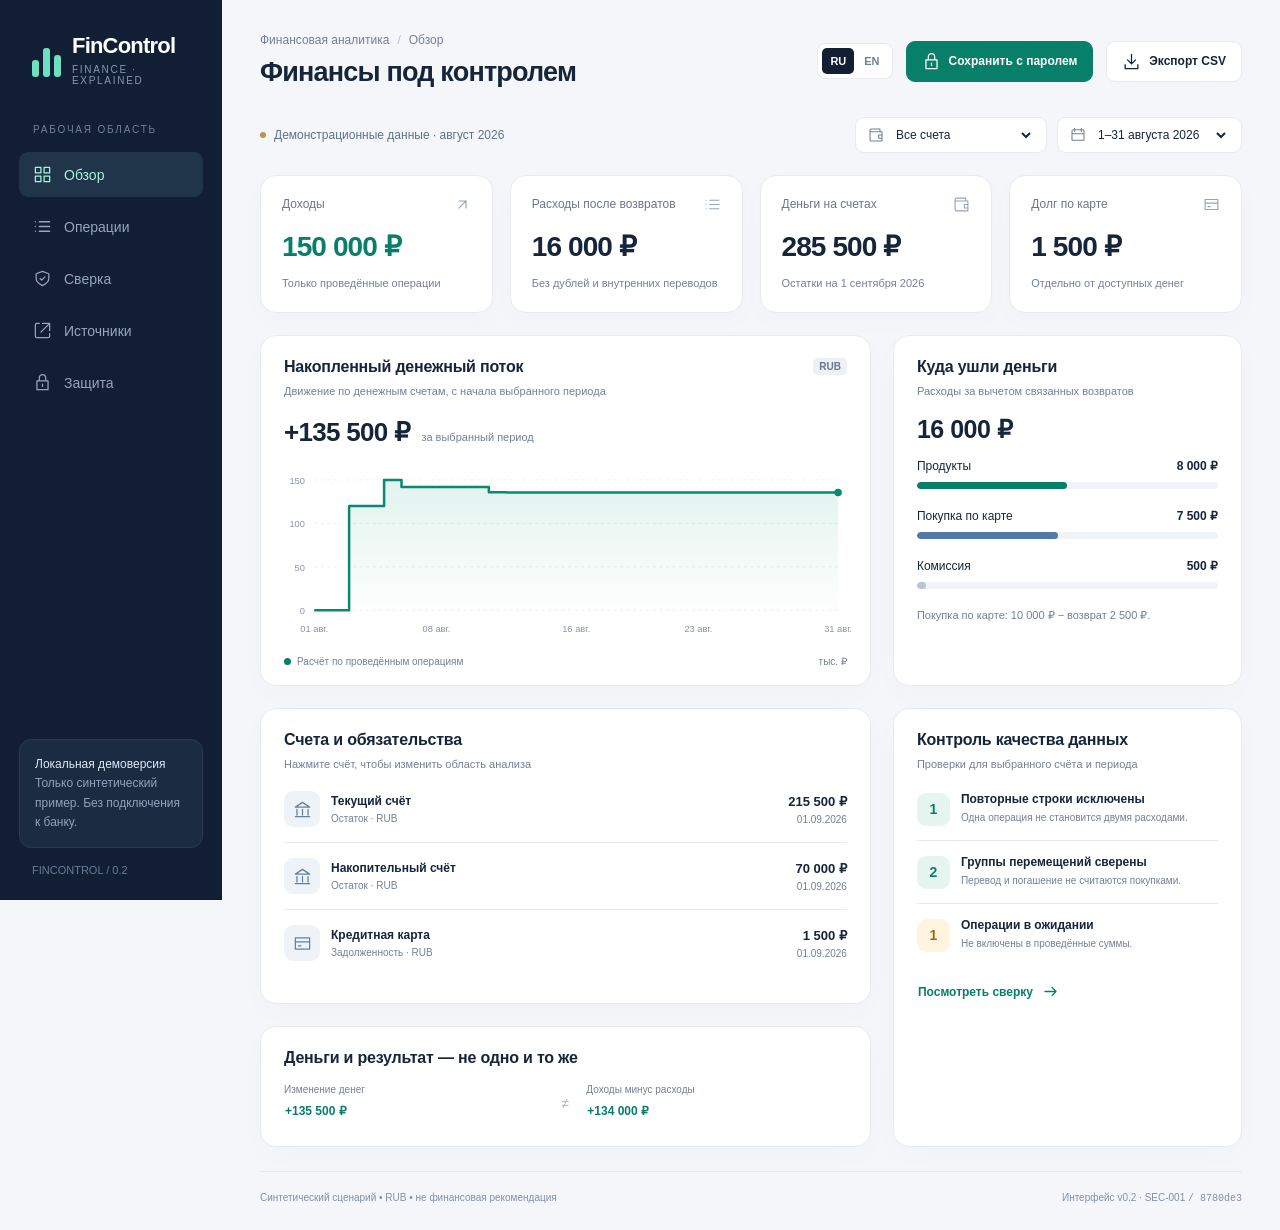
<file: index.html>
<!DOCTYPE html><html lang="ru"><head><meta charset="utf-8"><meta name="viewport" content="width=device-width, initial-scale=1"><meta name="description" content="FinControl — interactive financial dashboard portfolio prototype. Synthetic data only; no bank integration."><meta http-equiv="Content-Security-Policy" content="default-src 'none'; script-src 'sha256-xuQ/w+SDyDpHD1WhVLmWh+WN46rxdbFhUu/fQbMTiYk=' 'sha256-bl6ZkN5L4nh0BmaWlUPdGs1luZ9KqgsEvbnTd0N8SLg=' 'sha256-Neo8/bH+olXnDxKtpYzPwmJRcXAVxDoW1LfyPPZeJXk=' 'sha256-z7xa69jY+OhWblHpGJDYQnYc0qZNkXFqRj+cyiDMI68=' 'sha256-D0mMw8QxEkLre54S3xeyWMIw/eZfNAKNvx9blaoffRQ=' 'sha256-LQU+j8yLRL5DNXWMOQ7lBpcFWxeJduNyQOvfijfWsXQ='; style-src 'unsafe-inline'; connect-src 'none'; object-src 'none'; base-uri 'none'; form-action 'none'; frame-src 'none'; worker-src 'none'"><title>FinControl — Financial dashboard demo</title><style>:root{--bg:#f4f6f9;--panel:#fff;--ink:#17253b;--muted:#748096;--line:#e7ebf1;--navy:#111e33;--green:#087f69;--green-soft:#e6f5ef;--amber:#98691f;--amber-soft:#fff5df;--blue:#4d73bd;--shadow:0 8px 28px #15284505;--radius:16px;font-family:Inter,"Segoe UI",Arial,sans-serif;color:var(--ink);background:var(--bg);font-size:14px}
*{box-sizing:border-box}body{margin:0}button,input,select{font:inherit}button,select{cursor:pointer}button{transition:background .15s,border-color .15s,transform .15s}button:focus-visible,select:focus-visible,input:focus-visible,a:focus-visible{outline:3px solid #58a9f0;outline-offset:3px}button:disabled{cursor:default}svg{display:block}.icon{width:19px;height:19px;flex:none}button{color:inherit}a{color:var(--green)}
.layout{display:grid;grid-template-columns:222px minmax(0,1fr);min-height:100vh}.sidebar{background:var(--navy);color:#d1d9e7;padding:33px 19px 24px;position:sticky;top:0;height:100vh;display:flex;flex-direction:column;gap:38px}.brand{display:flex;gap:11px;align-items:center;padding:0 13px}.brandmark{width:33px;height:35px;display:flex;align-items:flex-end;gap:4px}.brandmark i{display:block;width:7px;border-radius:3px;background:#6edfc0}.brandmark i:nth-child(1){height:17px}.brandmark i:nth-child(2){height:29px}.brandmark i:nth-child(3){height:22px}.brandname{font-size:22px;font-weight:700;letter-spacing:-.8px;color:white}.brandcaption{font-size:10px;letter-spacing:1.7px;color:#8798b1;margin-top:5px}.navgroup{display:flex;flex-direction:column;gap:7px}.navcaption{font-size:10px;color:#71829c;letter-spacing:1.8px;padding:0 14px;margin-bottom:10px}.navbtn{border:0;display:flex;align-items:center;gap:12px;padding:13px 14px;text-align:left;background:transparent;border-radius:9px;color:#96a5bc;font-weight:500}.navbtn.active{background:#21354a;color:#a5f4db}.navbtn:hover{background:#1b2b42;color:white}.sidebar-bottom{margin-top:auto;background:#1b2b42;border:1px solid #2a3a50;border-radius:12px;padding:15px;line-height:1.6;font-size:12px;color:#91a3bc}.sidebar-bottom strong{color:#dce8f8;font-weight:500;display:block}.sideversion{font-size:11px;color:#697e9b;padding:0 13px;margin-top:-22px}
.main{min-width:0;padding:33px 38px 24px;max-width:1720px;width:100%;margin:auto}.topbar{display:flex;align-items:center;justify-content:space-between;gap:20px;margin-bottom:27px}.breadcrumb{color:var(--muted);font-size:12px;margin-bottom:9px}.breadcrumb span{margin:0 8px;color:#b8c0ce}h1{margin:0;font-size:27px;letter-spacing:-.8px;line-height:1.25;font-weight:650}h2{font-size:16px;letter-spacing:-.2px;margin:0;font-weight:650}h3{font-size:14px;margin:0}.top-actions{display:flex;align-items:center;gap:13px}.lang{border:1px solid var(--line);background:white;border-radius:8px;padding:4px;display:flex;gap:2px}.lang button{padding:7px 8px;font-size:11px;border:0;border-radius:5px;background:none;color:var(--muted);font-weight:650}.lang button.active{background:var(--navy);color:white}.btn{display:inline-flex;align-items:center;justify-content:center;gap:8px;padding:10px 15px;border:1px solid var(--line);background:white;border-radius:9px;font-size:12px;font-weight:600;text-decoration:none}.btn:hover{background:#edf3f7}.btn.primary{background:var(--green);border-color:var(--green);color:white}.btn.primary:hover{background:#056751}.btn.subtle{background:transparent;border-color:transparent;color:var(--green);padding:5px 0;font-size:12px}.toolbar{display:flex;justify-content:space-between;align-items:center;gap:16px;margin-bottom:22px}.demo-label{display:flex;align-items:center;gap:8px;color:#607286;font-size:12px}.dot{width:6px;height:6px;background:#bd9649;border-radius:50%;display:inline-block}.controls{display:flex;gap:10px}.control{display:flex;align-items:center;gap:8px;background:#fff;border:1px solid var(--line);border-radius:9px;padding:9px 12px}.control .icon{width:16px;height:16px;color:var(--muted)}select{border:0;background:transparent;color:var(--ink);font-size:12px;max-width:235px;padding-right:6px}.notice{background:var(--amber-soft);border:1px solid #f1e0b6;color:#8b621f;padding:13px 16px;border-radius:10px;margin:0 0 20px;font-size:12px;line-height:1.6}
.kpis{display:grid;grid-template-columns:repeat(4,minmax(0,1fr));gap:17px;margin-bottom:22px}.kpi{border:1px solid var(--line);border-radius:var(--radius);background:white;padding:20px 21px;text-align:left;box-shadow:var(--shadow);min-width:0}.kpi:hover{border-color:#9dcbbc;transform:translateY(-2px)}.kpi-head{display:flex;align-items:center;justify-content:space-between;gap:8px;font-size:12px;color:#6b778a;margin-bottom:17px}.kpi-head .icon{color:#94a4b8;width:17px;height:17px}.kpi-number{font-size:28px;letter-spacing:-.9px;font-weight:650;line-height:1.2;font-variant-numeric:tabular-nums;white-space:nowrap}.kpi:first-child .kpi-number{color:var(--green)}.kpi-sub{margin-top:12px;font-size:11px;color:var(--muted);line-height:1.5}.kpi-sub .tag{margin-right:6px}.tag{display:inline-flex;align-items:center;gap:5px;border-radius:5px;padding:3px 6px;font-size:10px;font-weight:600;white-space:nowrap;color:var(--green);background:var(--green-soft)}.tag.amber{background:var(--amber-soft);color:var(--amber)}.tag.gray{background:#edf0f5;color:#68778e}
.grid-main{display:grid;grid-template-columns:minmax(0,1.75fr) minmax(0,1fr);gap:22px;margin-bottom:22px}.grid-secondary{display:grid;grid-template-columns:minmax(0,1.75fr) minmax(0,1fr);gap:22px;margin-bottom:22px}.panel{background:white;border:1px solid var(--line);border-radius:var(--radius);box-shadow:var(--shadow);min-width:0;overflow:hidden}.panel-head{padding:22px 23px 0;display:flex;align-items:flex-start;justify-content:space-between;gap:12px}.panel-sub{font-size:11px;color:var(--muted);line-height:1.6;margin-top:7px}.panel-body{padding:22px 23px}.chart-big-number{display:flex;align-items:baseline;gap:11px;padding:17px 23px 0;font-size:26px;font-weight:650;letter-spacing:-.7px;font-variant-numeric:tabular-nums}.chart-big-number small{font-size:11px;font-weight:400;letter-spacing:0;color:var(--muted)}.chart{padding:10px 16px 8px}.chart svg{width:100%;height:190px;overflow:visible}.chart-caption{display:flex;align-items:center;justify-content:space-between;gap:10px;font-size:10px;color:var(--muted);padding:0 23px 18px}.legend{display:flex;align-items:center;gap:6px}.legend i{display:block;width:7px;height:7px;border-radius:50%;background:var(--green)}.micro{font-size:11px;color:var(--muted);line-height:1.7}.composition{padding:15px 23px 20px;display:flex;flex-direction:column;gap:20px}.composition-row{width:100%;background:none;border:0;text-align:left;padding:0}.composition-label{display:flex;justify-content:space-between;gap:10px;font-size:12px;margin-bottom:9px}.composition-label strong{font-weight:600;white-space:nowrap}.bartrack{height:7px;border-radius:5px;background:#f0f3f8;overflow:hidden}.bar{height:100%;border-radius:5px;background:var(--green)}.composition-row:nth-child(2) .bar{background:#527aa9}.composition-row:nth-child(3) .bar{background:#b6c5d7}.composition-footer{padding:0 23px 19px;font-size:11px;color:var(--muted)}.split-value{padding:15px 23px 0;font-size:25px;font-weight:650;letter-spacing:-.5px}.split-value small{font-size:11px;font-weight:400;color:var(--muted)}
.account-row{display:flex;align-items:center;gap:11px;width:100%;padding:15px 0;border:0;border-bottom:1px solid var(--line);background:none;text-align:left}.account-row:last-child{border:0}.account-icon{background:#edf3f8;color:#64829b;width:36px;height:36px;border-radius:9px;display:grid;place-items:center;flex-shrink:0}.account-main{flex:1}.account-main strong{display:block;font-size:12px;font-weight:550}.account-main small{display:block;color:var(--muted);margin-top:5px;font-size:10px}.account-value{text-align:right;font-size:13px;font-weight:600;white-space:nowrap}.account-value small{display:block;color:var(--muted);font-weight:400;font-size:10px;margin-top:5px}.checks{padding:4px 23px 10px}.check-row{display:flex;gap:11px;align-items:center;padding:14px 0;border-bottom:1px solid var(--line)}.check-row:last-child{border:0}.checknum{width:33px;height:33px;border-radius:9px;background:var(--green-soft);color:var(--green);display:grid;place-items:center;font-size:14px;font-weight:650;flex:none}.checknum.amber{background:var(--amber-soft);color:var(--amber)}.checktext{flex:1}.checktext strong{font-weight:550;font-size:12px;display:block}.checktext p{font-size:10px;color:var(--muted);line-height:1.6;margin:4px 0 0}.panel-link{padding:0 23px 18px}.bottomline{border-top:1px solid var(--line);padding-top:17px;color:#8390a1;font-size:10px;display:flex;justify-content:space-between;gap:15px;line-height:1.7}.footer-id{font-family:ui-monospace,monospace}.bridge{display:flex;gap:17px;align-items:center;padding:15px 23px 22px}.bridge>div{flex:1}.bridge strong{font-size:17px;font-weight:650;display:block;margin:5px 0 0}.bridge-arrow{color:#a9b6c8;flex:none!important}.bridge p{font-size:10px;color:var(--muted);line-height:1.6;margin:0}
.table-filters{display:flex;justify-content:space-between;gap:15px;align-items:center;padding:20px 23px;border-bottom:1px solid var(--line)}.search{display:flex;align-items:center;gap:10px;color:var(--muted);width:330px}.search input{border:0;width:100%;padding:5px;outline-offset:1px;font-size:12px;background:transparent}.tablewrap{overflow:auto;width:100%}table{border-collapse:collapse;width:100%;font-size:12px;text-align:left}th{font-size:10px;font-weight:500;color:var(--muted);background:#fafbfd;padding:12px 18px;white-space:nowrap}td{padding:15px 18px;border-top:1px solid #eff1f5;white-space:nowrap}th:first-child,td:first-child{padding-left:23px}th:last-child,td:last-child{padding-right:23px;text-align:right}.rowclick{cursor:pointer}.rowclick:hover{background:#f8fbfa}.tx-title{font-weight:550;margin-bottom:5px}.tx-id{font-size:9px;font-family:ui-monospace,monospace;color:var(--muted)}.amount.positive{color:var(--green)}.amount{font-weight:600;font-variant-numeric:tabular-nums}.table-foot{padding:14px 23px;border-top:1px solid var(--line);color:var(--muted);font-size:10px;line-height:1.7}.empty{padding:40px;text-align:center;color:var(--muted);line-height:1.8}
.recon-summary{display:grid;grid-template-columns:1fr 1fr;gap:22px;margin-bottom:22px}.calculation{padding:12px 23px 22px}.calc-row{display:flex;justify-content:space-between;gap:20px;padding:12px 0;border-bottom:1px solid var(--line);font-size:12px}.calc-row strong{white-space:nowrap;font-variant-numeric:tabular-nums}.calc-row.result{border:0;font-weight:600;font-size:15px;color:var(--green)}.explain{font-size:12px;color:#66768d;line-height:1.8}.rules{display:grid;grid-template-columns:repeat(2,minmax(0,1fr));gap:22px;margin:22px 0}.rule-card{padding:23px}.rule-card h3{margin-bottom:11px}.rule-card p{font-size:12px;color:#68798e;line-height:1.8;margin:0 0 15px}.rule-card .tag{margin-bottom:12px}.source-grid{display:grid;grid-template-columns:1.25fr 1fr;gap:22px;margin-bottom:22px}.source-list{padding:4px 23px 20px}.source-item{padding:15px 0;border-bottom:1px solid var(--line)}.source-item:last-child{border:0}.source-item strong{font-size:12px;font-weight:550;display:block;margin-bottom:8px}.source-item code{font-size:10px;line-height:1.7;word-break:break-all;color:#73839a;display:block}.source-item .btn{margin-top:12px}.provenance{font-size:11px;word-break:break-word;line-height:1.8;padding:17px;border-radius:10px;background:#f6f8fb;color:#61748d}.badge-count{background:#e9edf3;color:#698098;border-radius:5px;font-size:10px;padding:4px 7px}
.dialog{border:0;border-radius:17px;width:min(650px,calc(100vw - 30px));padding:0;box-shadow:0 30px 100px #0004;color:var(--ink);max-height:85vh}.dialog::backdrop{background:#1020357a;backdrop-filter:blur(3px)}.dialog-head{display:flex;gap:20px;align-items:flex-start;justify-content:space-between;padding:24px 25px;border-bottom:1px solid var(--line);position:sticky;top:0;background:white;z-index:1}.dialog h2{font-size:20px;line-height:1.4}.close{border:1px solid var(--line);background:white;width:30px;height:30px;border-radius:7px;display:grid;place-items:center;flex:none}.dialog-body{padding:24px 25px}.dialog-metric{font-size:34px;font-weight:650;color:var(--green);margin:0 0 18px;letter-spacing:-1px}.formula{border-radius:10px;background:#eef5f2;padding:15px 17px;font-size:12px;line-height:1.8;margin-bottom:21px}.detail-row{display:flex;justify-content:space-between;gap:20px;padding:13px 0;border-bottom:1px solid var(--line);font-size:12px}.detail-row small{display:block;font-family:ui-monospace,monospace;font-size:9px;color:var(--muted);margin-top:5px;word-break:break-all}.detail-row strong{white-space:nowrap;font-weight:550}.dialog-body h3{margin:22px 0 7px}.toast{position:fixed;bottom:20px;left:50%;transform:translateX(-50%);background:var(--navy);color:white;padding:13px 20px;border-radius:9px;z-index:20;font-size:12px;box-shadow:0 10px 30px #0003}.screen-reader{position:absolute;width:1px;height:1px;overflow:hidden;clip:rect(0,0,0,0)}
@media(min-width:1550px){.main{padding-left:48px;padding-right:48px}.chart svg{height:215px}.kpi{padding:23px 25px}.kpi-number{font-size:32px}}
@media(max-width:1180px){.layout{grid-template-columns:190px minmax(0,1fr)}.main{padding:27px 24px}.sidebar{padding-left:12px;padding-right:12px}.kpi{padding:17px 14px}.kpi-number{font-size:23px}.grid-main,.grid-secondary{grid-template-columns:1.45fr 1fr}.kpi-head{font-size:11px}.controls{gap:6px}}
@media(max-width:950px){.layout{grid-template-columns:78px minmax(0,1fr)}.sidebar{padding:28px 12px;align-items:center}.brand{padding:0}.brand-copy,.navcaption,.navbtn span,.sidebar-bottom,.sideversion{display:none}.navbtn{padding:13px}.grid-main,.grid-secondary{grid-template-columns:1fr 1fr}.kpis{gap:10px}.kpi-number{font-size:21px}.kpi-head .icon{display:none}.toolbar{align-items:flex-start}.demo-label{font-size:10px;line-height:1.5;padding-top:10px}.panel-head{padding-left:18px;padding-right:18px}.composition{padding-left:18px;padding-right:18px}.chart-caption{flex-direction:column;align-items:flex-start;gap:6px}}
@media(max-width:730px){.layout{display:block}.sidebar{position:relative;height:auto;display:block;padding:16px 18px;gap:0}.brand{display:flex}.brand-copy{display:block}.brandname{font-size:21px}.brandcaption{font-size:8px}.brandmark{height:29px;width:28px}.brandmark i{width:6px}.navgroup{display:flex;flex-direction:row;justify-content:space-between;gap:3px;margin-top:17px}.navbtn{gap:6px;padding:10px 7px;font-size:11px}.navbtn span{display:inline}.navbtn .icon{width:15px;height:15px}.main{padding:24px 17px}.topbar{align-items:flex-start;gap:13px;margin-bottom:22px}.breadcrumb{font-size:10px}h1{font-size:23px}.top-actions{gap:7px;flex-direction:column;align-items:flex-end}.top-actions .btn{padding:7px 10px;font-size:10px}.top-actions .btn .icon{width:13px;height:13px}.lang button{padding:5px 7px;font-size:10px}.toolbar{flex-direction:column;gap:13px;margin-bottom:17px}.demo-label{font-size:10px;padding:0}.controls{width:100%;gap:7px}.control{padding:9px;flex:1;min-width:0;gap:5px}.control select{min-width:0;max-width:100%;width:100%;font-size:10px}.control .icon{width:13px;height:13px}.kpis{grid-template-columns:1fr 1fr;gap:11px;margin-bottom:17px}.kpi{padding:16px 15px}.kpi-number{font-size:25px}.kpi-sub{font-size:10px;margin-top:9px}.kpi-head{margin-bottom:13px;font-size:10px}.grid-main,.grid-secondary,.recon-summary,.rules,.source-grid{grid-template-columns:1fr;gap:17px;margin-bottom:17px}.chart svg{height:195px}.chart-caption{flex-direction:row;flex-wrap:wrap}.table-filters{flex-direction:column;align-items:stretch;padding:15px 18px;gap:12px}.search{width:100%}.panel-head{padding-top:18px}.bottomline{flex-direction:column;gap:6px;font-size:9px}.notice{font-size:11px}.bridge strong{font-size:20px}.panel-body{padding:18px}.rule-card{padding:20px}.dialog-body{padding:20px}.dialog-head{padding:20px}.dialog h2{font-size:18px}.dialog-metric{font-size:29px}.table-foot{font-size:10px}.footer-id{word-break:break-all}}
@media(prefers-reduced-motion:reduce){*{transition:none!important}}
/* SEC-001 adds a local vault without changing the analytical page layout. */
.top-actions{flex-wrap:wrap;justify-content:flex-end}.topbar>div:first-child{flex-shrink:0}
.vault-hero{padding:28px;display:flex;gap:24px;margin-bottom:20px;align-items:flex-start}.vault-hero h2{font-size:25px;letter-spacing:-.65px;margin:14px 0 10px}.vault-hero p{line-height:1.8;color:var(--muted);max-width:690px}.vault-emblem{width:62px;height:62px;border-radius:18px;display:grid;place-items:center;background:var(--green-soft);color:var(--green);flex:none}.vault-emblem .icon{width:29px;height:29px}.vault-actions{display:flex;gap:10px;flex-wrap:wrap;margin:20px 0 14px}.vault-features{display:grid;grid-template-columns:repeat(3,minmax(0,1fr));gap:18px;margin:20px 0}.vault-feature{padding:23px}.vault-feature>.icon{width:22px;height:22px;color:var(--green);margin-bottom:18px}.vault-feature h3{font-size:14px;margin-bottom:11px}.vault-feature p{font-size:12px;line-height:1.8;color:var(--muted);margin:0}.vault-spec{border-top:1px solid var(--line);padding-top:18px;color:#607286;font-size:12px;line-height:1.8}.vault-spec strong{color:var(--ink);font-weight:600}.vault-boundary{padding:21px 5px 0;color:#6a7688;font-size:12px;line-height:1.8}.vault-boundary h3{color:var(--ink)}.vault-boundary p{margin:10px 0}.vault-receipt{padding:14px 18px;border:1px solid #b8dfcf;background:#eff9f4;border-radius:10px;font-size:12px;color:#22664f;line-height:1.7}
#vault-dialog{width:min(600px,calc(100vw - 30px));max-height:90vh}#vault-dialog .dialog-head{align-items:center}#vault-dialog h2{font-size:21px}.vault-inline-note{padding:12px 14px;background:#f2f5f9;border-radius:9px;font-size:12px;line-height:1.7;color:#65758b;margin-bottom:19px}.vault-label{display:block;font-size:12px;font-weight:600;margin:16px 0 9px}#vault-form input[type="password"],#vault-form input[type="text"]{width:100%;border:1px solid #c8d2df;border-radius:9px;padding:12px;font-size:15px;font-family:ui-monospace,monospace;background:white;color:var(--ink)}#vault-file{width:100%;font-size:12px;border:1px dashed #c8d2df;background:#fbfcfe;border-radius:9px;padding:13px;line-height:1.7;color:var(--muted)}#vault-file::file-selector-button{border:1px solid var(--line);background:white;padding:7px 10px;border-radius:6px;color:var(--ink);margin-right:10px;cursor:pointer}.vault-small-actions{display:flex;gap:14px;justify-content:space-between;flex-wrap:wrap;margin:10px 0 18px}.vault-ack{display:flex;gap:10px;align-items:flex-start;font-size:12px;line-height:1.7;color:#54667e}.vault-ack input{margin:4px 0 0;flex-shrink:0;accent-color:var(--green)}.vault-form-actions{display:flex;justify-content:flex-end;gap:9px;flex-wrap:wrap;margin-top:23px}.vault-message{padding:12px 14px;background:#edf5f1;color:#285c48;border:1px solid #c5e1d2;border-radius:9px;margin-top:18px;line-height:1.7;font-size:12px}.vault-message.error{background:#fff2ec;color:#8c3b28;border-color:#efc3b6}.vault-form-boundary{border-top:1px solid var(--line);padding-top:16px;margin-top:22px;margin-bottom:0}.btn:disabled{opacity:.5;cursor:not-allowed}
@media(max-width:1180px){.top-actions{gap:8px}.top-actions>.btn{font-size:11px;padding:9px 10px}.vault-features{gap:12px}.vault-feature{padding:18px}}
@media(max-width:730px){.topbar{flex-wrap:wrap}.top-actions{flex-direction:row;width:100%;justify-content:space-between;align-items:center}.topbar>div:first-child{flex-shrink:1}.sidebar .navgroup{overflow-x:auto;justify-content:flex-start;gap:5px}.sidebar .navbtn{flex:none;padding:10px 8px;gap:5px}.vault-hero{padding:21px;gap:14px;flex-direction:column}.vault-hero h2{font-size:22px}.vault-emblem{width:45px;height:45px;border-radius:12px}.vault-emblem .icon{width:23px;height:23px}.vault-features{grid-template-columns:1fr;gap:12px}.vault-feature{padding:20px}.vault-actions>.btn{flex:1;white-space:nowrap}.vault-form-actions .btn{flex:1;font-size:11px;padding:12px 10px}.vault-small-actions{gap:5px}.vault-small-actions .btn{font-size:11px}.vault-hero .micro{font-size:11px}#vault-dialog .dialog-head,#vault-dialog .dialog-body{padding:18px}#vault-dialog h2{font-size:19px}}
</style></head><body><div id="app"></div><dialog id="detail" class="dialog" aria-labelledby="dialog-title"></dialog><dialog id="vault-dialog" class="dialog" aria-labelledby="vault-title"></dialog><div id="toast" role="status" hidden class="toast"></div><script>window.DEMO_DATA={"manifest": {"schema_version": "0.1.0", "synthetic": true, "source": "synthetic", "source_sign_convention": "positive_inflow", "trusted_fixture_semantics": true, "as_of": "2026-09-01T00:00:00Z", "period": {"from": "2026-08-01T00:00:00Z", "to_exclusive": "2026-09-01T00:00:00Z"}, "currency_scale": {"RUB": 2, "USD": 2}, "accounts": [{"account_id": "checking", "type": "depository", "owner_id": "synthetic-owner", "currency": "RUB", "coverage": "complete", "opening_signed_balance_minor": "10000000", "closing_signed_balance_minor": "21550000", "balance_as_of": "2026-09-01T00:00:00Z", "balance_source": "synthetic"}, {"account_id": "savings", "type": "depository", "owner_id": "synthetic-owner", "currency": "RUB", "coverage": "complete", "opening_signed_balance_minor": "5000000", "closing_signed_balance_minor": "7000000", "balance_as_of": "2026-09-01T00:00:00Z", "balance_source": "synthetic"}, {"account_id": "card", "type": "credit", "owner_id": "synthetic-owner", "currency": "RUB", "coverage": "complete", "opening_signed_balance_minor": "0", "closing_signed_balance_minor": "-150000", "balance_as_of": "2026-09-01T00:00:00Z", "balance_source": "synthetic"}]}, "csv": "source,account_id,provider_transaction_id,booked_at,status,amount,currency,kind,link_ref,replaces_id,description\nsynthetic,checking,salary-1,2026-08-03T09:00:00Z,posted,120000.00,RUB,income,,,SYNTHETIC salary\nsynthetic,checking,freelance-1,2026-08-05T09:00:00Z,posted,30000.00,RUB,income,,,SYNTHETIC freelance\nsynthetic,checking,groceries-1,2026-08-06T09:00:00Z,posted,-8000.00,RUB,expense,,,SYNTHETIC groceries\nsynthetic,checking,groceries-1,2026-08-06T09:00:00Z,posted,-8000.00,RUB,expense,,,SYNTHETIC groceries\nsynthetic,checking,transfer-out-1,2026-08-07T09:00:00Z,posted,-20000.00,RUB,own_transfer,transfer-1,,SYNTHETIC transfer out\nsynthetic,savings,transfer-in-1,2026-08-07T09:01:00Z,posted,20000.00,RUB,own_transfer,transfer-1,,SYNTHETIC transfer in\nsynthetic,card,card-purchase-1,2026-08-08T09:00:00Z,posted,-10000.00,RUB,expense,,,SYNTHETIC card purchase\nsynthetic,card,refund-1,2026-08-10T09:00:00Z,posted,2500.00,RUB,refund,card-purchase-1,,SYNTHETIC partial refund\nsynthetic,checking,repayment-out-1,2026-08-11T09:00:00Z,posted,-6000.00,RUB,card_repayment,repayment-1,,SYNTHETIC card repayment out\nsynthetic,card,repayment-in-1,2026-08-11T09:01:00Z,posted,6000.00,RUB,card_repayment,repayment-1,,SYNTHETIC card repayment in\nsynthetic,checking,fee-1,2026-08-12T09:00:00Z,posted,-500.00,RUB,expense,,,SYNTHETIC fee\nsynthetic,checking,pending-1,2026-08-30T09:00:00Z,pending,-1234.00,RUB,expense,,,SYNTHETIC pending purchase\n", "provenance": {"repo": "safal207/alex-financial-os", "commit": "8780de339f11ed07f14e246270583c328170f3d2", "csv_sha256": "123a3c11762c37f665b78d1e437ccebe7a2d28b99b987d681734c03b53ef8f2b", "manifest_sha256": "49c089dee318a6e2d1e8dbcff4cfde9c5e5230adc34265c6738a2f05396d6bff", "classification": "SYNTHETIC", "prototype_adapter": "fixture-only-v0.1", "engine_executed": false}};</script><script>/* Fixture-only presentation adapter, not the FIN-001 engine. No networking or writes.
 * Money is computed in integer minor units with BigInt. Only the bundled synthetic
 * fixture is supported; this module is not a production statement importer.
 */
(function(root) {
'use strict';
function parseMoney(value) {
  if (!/^-?\d+\.\d{2}$/.test(value)) throw Error('Invalid RUB amount');
  const sign = value.startsWith('-') ? -1n : 1n;
  const clean = value.replace('-','');
  return sign * BigInt(clean.replace('.',''));
}
function parseCSV(text) {
  // Deliberately restricted to this unquoted fixture; never presented as CSV import.
  const lines = text.trim().split(/\r?\n/), headers = lines.shift().split(',');
  return lines.map((line,i) => {
    const values=line.split(',');
    if(values.length!==headers.length) throw Error('Unexpected fixture CSV shape');
    const row=Object.fromEntries(headers.map((h,j)=>[h,values[j]]));
    if(row.source!=='synthetic'||row.currency!=='RUB') throw Error('Only synthetic RUB fixture supported');
    return {...row,minor:parseMoney(row.amount),source_row:i+2};
  });
}
function prepare(manifest, raw) {
  if(!manifest.synthetic || !manifest.trusted_fixture_semantics) throw Error('Synthetic fixture required');
  const seen=new Map(), rows=[], duplicates=[];
  for(const r of raw) {
    const key=JSON.stringify([r.source,r.account_id,r.provider_transaction_id]);
    if(seen.has(key)) {
      const prior=seen.get(key);
      for(const name of ['booked_at','status','amount','currency','kind','link_ref','replaces_id','description'])
        if(prior[name]!==r[name]) throw Error('IDENTITY_CONFLICT');
      duplicates.push(r); continue;
    }
    seen.set(key,r); rows.push(r);
  }
  const accounts=new Map(manifest.accounts.map(a=>[a.account_id,a]));
  const groups=new Map();
  for(const r of rows.filter(r=>r.status==='posted'&&['own_transfer','card_repayment'].includes(r.kind))) {
    const key=JSON.stringify([r.kind,r.link_ref]);
    const g=groups.get(key)||[];g.push(r);groups.set(key,g);
  }
  for(const g of groups.values()) {
    const [a,b]=g;
    if(g.length!==2 || !a.link_ref || a.account_id===b.account_id || a.currency!==b.currency ||
       a.minor+b.minor!==0n || accounts.get(a.account_id).owner_id!==accounts.get(b.account_id).owner_id)
      throw Error('Unreconciled fixture movement');
    const types=[accounts.get(a.account_id).type,accounts.get(b.account_id).type];
    if(a.kind==='own_transfer'&&!types.every(t=>t==='depository')) throw Error('Invalid transfer types');
    if(a.kind==='card_repayment'&&!(types.includes('credit')&&types.includes('depository'))) throw Error('Invalid repayment types');
  }
  const totals=new Map();
  for(const r of rows.filter(r=>r.kind==='refund'&&r.status==='posted')) {
    const target=rows.find(t=>t.source===r.source&&t.account_id===r.account_id&&t.provider_transaction_id===r.link_ref&&t.kind==='expense'&&t.status==='posted'&&t.currency===r.currency);
    const used=(totals.get(r.link_ref)||0n)+r.minor;
    if(!target || r.minor<0n || used > -target.minor) throw Error('Unresolved fixture refund');
    totals.set(r.link_ref,used);
  }
  for(const a of manifest.accounts) {
    const delta=rows.filter(r=>r.account_id===a.account_id&&r.status==='posted').reduce((s,r)=>s+r.minor,0n);
    if(BigInt(a.opening_signed_balance_minor)+delta!==BigInt(a.closing_signed_balance_minor)) throw Error('Fixture balance mismatch');
  }
  return {manifest,raw,rows,duplicates,groups,accounts};
}
const periods={
  full:{from:'2026-08-01T00:00:00Z',to:'2026-09-01T00:00:00Z'},
  first:{from:'2026-08-01T00:00:00Z',to:'2026-08-16T00:00:00Z'},
  last:{from:'2026-08-16T00:00:00Z',to:'2026-09-01T00:00:00Z'}
};
function calculate(data, account='all',period='full') {
  const range=periods[period]; if(!range) throw Error('Unknown period');
  const selected=data.manifest.accounts.filter(a=>account==='all'||a.account_id===account);
  if(!selected.length) throw Error('Unknown account');
  const ids=new Set(selected.map(a=>a.account_id));
  const inScope=r=>ids.has(r.account_id)&&r.booked_at>=range.from&&r.booked_at<range.to;
  const rows=data.rows.filter(inScope),posted=rows.filter(r=>r.status==='posted');
  const income=posted.filter(r=>r.kind==='income');
  const expenses=posted.filter(r=>r.kind==='expense');
  const refunds=posted.filter(r=>r.kind==='refund');
  const cashRows=posted.filter(r=>data.accounts.get(r.account_id).type==='depository');
  const sum=xs=>xs.reduce((s,r)=>s+r.minor,0n);
  const m={income_minor:sum(income),gross_spending_minor:-sum(expenses),attributable_refunds_minor:sum(refunds),cash_movement_minor:sum(cashRows)};
  m.net_spending_minor=m.gross_spending_minor-m.attributable_refunds_minor;
  m.economic_surplus_minor=m.income_minor-m.net_spending_minor;
  const full=period==='full';
  const cashAccounts=selected.filter(a=>a.type==='depository');
  const creditAccounts=selected.filter(a=>a.type==='credit');
  m.opening_cash_minor=full?cashAccounts.reduce((s,a)=>s+BigInt(a.opening_signed_balance_minor),0n):null;
  m.closing_cash_minor=full?cashAccounts.reduce((s,a)=>s+BigInt(a.closing_signed_balance_minor),0n):null;
  m.closing_liability_minor=full?creditAccounts.reduce((s,a)=>s+(BigInt(a.closing_signed_balance_minor)<0n?-BigInt(a.closing_signed_balance_minor):0n),0n):null;
  m.closing_net_assets_minor=full?m.closing_cash_minor-m.closing_liability_minor:null;
  const visibleGroups=[...data.groups.values()].filter(g=>g.some(inScope));
  const counts={observations:data.raw.filter(inScope).length,unique_transactions:rows.length,posted_transactions:posted.length,pending_transactions:rows.filter(r=>r.status==='pending').length,duplicate_observations:data.duplicates.filter(inScope).length,reconciled_movement_groups:visibleGroups.length};
  const daily=[];let running=0n;
  for(let time=Date.parse(range.from);time<Date.parse(range.to);time+=86400000) {
    const day=new Date(time).toISOString().slice(0,10);
    running+=sum(cashRows.filter(r=>r.booked_at.startsWith(day)));
    daily.push({day,value_minor:running.toString()});
  }
  const categories=expenses.map(r=>{
    const returns=refunds.filter(t=>t.link_ref===r.provider_transaction_id);
    return {id:r.provider_transaction_id,minor:-r.minor-sum(returns),rows:[r,...returns]};
  });
  return {metrics:m,rows,posted,income,expenses,refunds,cashRows,selected,visibleGroups,counts,daily,categories,period,account,range,full};
}
function filterTable(snapshot,kind='all',search='') {
 const q=search.trim().toLowerCase();
 return snapshot.rows.filter(r=>(kind==='all'||(kind==='pending'?r.status==='pending':r.kind===kind))&&
  (!q||[r.description,r.provider_transaction_id,r.account_id,r.kind,r.amount].some(v=>v.toLowerCase().includes(q))));
}
function csvExport(rows) {
 const headers=['source','account_id','provider_transaction_id','booked_at','status','amount','currency','kind','link_ref'];
 const quote=v=>'"'+String(v).replace(/"/g,'""')+'"';
 return headers.join(',')+'\r\n'+rows.map(r=>headers.map(h=>quote(r[h])).join(',')).join('\r\n')+'\r\n';
}
const api={parseMoney,parseCSV,prepare,calculate,filterTable,csvExport,periods};
if(typeof module!=='undefined'&&module.exports) module.exports=api;
else root.FinModel=api;
})(typeof window!=='undefined'?window:globalThis);
</script><script>/* SEC-001: local encrypted files. Web Crypto primitives only; no networking.
 * This module protects a saved file, not an unlocked or compromised device.
 * V1 is a bounded canonical envelope; no algorithm negotiation or weak fallback.
 */
(function (root) {
  'use strict';
  const FORMAT = 'FinControl.encrypted-workspace';
  const VERSION = 1;
  const ITERATIONS = 600000;
  const MAX_FILE_BYTES = 262144;
  const MAX_PLAINTEXT_BYTES = 131072;
  const encoder = new TextEncoder();
  class VaultError extends Error {
    constructor(code) { super(code); this.name = 'VaultError'; this.code = code; }
  }
  const fail = code => { throw new VaultError(code); };
  function cryptoProvider() {
    const provider = root.crypto;
    if (root.isSecureContext === false || !provider?.subtle || !provider?.getRandomValues)
      fail('CRYPTO_UNAVAILABLE');
    return provider;
  }
  function exactKeys(value, keys) {
    return value !== null && typeof value === 'object' && !Array.isArray(value) &&
      Object.keys(value).length === keys.length && keys.every(k => Object.hasOwn(value, k));
  }
  function toBase64(bytes) {
    let result = '';
    for (let i = 0; i < bytes.length; i += 8192)
      result += String.fromCharCode(...bytes.subarray(i, i + 8192));
    return btoa(result);
  }
  function fromBase64(text, minimum, maximum) {
    if (typeof text !== 'string' || text.length > Math.ceil(maximum / 3) * 4 ||
        text.length % 4 !== 0 || !/^(?:[A-Za-z0-9+/]{4})*(?:[A-Za-z0-9+/]{2}==|[A-Za-z0-9+/]{3}=)?$/.test(text))
      fail('FORMAT_INVALID');
    let bytes;
    try { bytes = Uint8Array.from(atob(text), c => c.charCodeAt(0)); }
    catch (_) { fail('FORMAT_INVALID'); }
    if (bytes.length < minimum || bytes.length > maximum || toBase64(bytes) !== text)
      fail('FORMAT_INVALID');
    return bytes;
  }
  function passwordBytes(password) {
    if (typeof password !== 'string' || password.length > 1024 ||
        [...password].length < 12 || !/\S/u.test(password)) fail('PASSWORD_POLICY');
    // TextEncoder replaces lone UTF-16 surrogates; reject them rather than alias passwords.
    for (let i = 0; i < password.length; i++) {
      const c = password.charCodeAt(i);
      if (c >= 0xD800 && c <= 0xDBFF) {
        const next = password.charCodeAt(++i);
        if (!(next >= 0xDC00 && next <= 0xDFFF)) fail('PASSWORD_POLICY');
      } else if (c >= 0xDC00 && c <= 0xDFFF) fail('PASSWORD_POLICY');
    }
    const bytes = encoder.encode(password); // No trim, case fold or Unicode normalization.
    if (bytes.length > 1024) { bytes.fill(0); fail('PASSWORD_POLICY'); }
    return bytes;
  }
  function validatePassword(password) { const bytes = passwordBytes(password); bytes.fill(0); return true; }
  async function keyFor(password, salt, usage) {
    const provider = cryptoProvider();
    const bytes = passwordBytes(password);
    let base;
    try { base = await provider.subtle.importKey('raw', bytes, 'PBKDF2', false, ['deriveKey']); }
    finally { bytes.fill(0); }
    return provider.subtle.deriveKey(
      {name: 'PBKDF2', hash: 'SHA-256', salt, iterations: ITERATIONS},
      base, {name: 'AES-GCM', length: 256}, false, [usage]
    );
  }
  function headerFor(salt, iv) {
    return {
      format: FORMAT, version: VERSION,
      kdf: {name: 'PBKDF2', hash: 'SHA-256', iterations: ITERATIONS, salt_b64: toBase64(salt)},
      cipher: {name: 'AES-GCM', key_bits: 256, iv_b64: toBase64(iv), tag_bits: 128}
    };
  }
  function parseEnvelope(text) {
    if (typeof text !== 'string' || text.length > MAX_FILE_BYTES || encoder.encode(text).length > MAX_FILE_BYTES)
      fail('FILE_TOO_LARGE');
    let parsed;
    try { parsed = JSON.parse(text); } catch (_) { fail('FORMAT_INVALID'); }
    if (!exactKeys(parsed, ['format', 'version', 'kdf', 'cipher', 'ciphertext_b64'])) fail('FORMAT_INVALID');
    if (parsed.format !== FORMAT || parsed.version !== VERSION) fail('FORMAT_UNSUPPORTED');
    if (!exactKeys(parsed.kdf, ['name', 'hash', 'iterations', 'salt_b64']) ||
        !exactKeys(parsed.cipher, ['name', 'key_bits', 'iv_b64', 'tag_bits'])) fail('FORMAT_INVALID');
    if (parsed.kdf.name !== 'PBKDF2' || parsed.kdf.hash !== 'SHA-256' ||
        parsed.kdf.iterations !== ITERATIONS || parsed.cipher.name !== 'AES-GCM' ||
        parsed.cipher.key_bits !== 256 || parsed.cipher.tag_bits !== 128) fail('FORMAT_UNSUPPORTED');
    const salt = fromBase64(parsed.kdf.salt_b64, 16, 16);
    const iv = fromBase64(parsed.cipher.iv_b64, 12, 12);
    const ciphertext = fromBase64(parsed.ciphertext_b64, 17, MAX_PLAINTEXT_BYTES + 16);
    const header = headerFor(salt, iv);
    const canonical = JSON.stringify({...header, ciphertext_b64: toBase64(ciphertext)});
    // Strict canonical v1 rejects duplicate keys, extensions and ambiguous encodings.
    if (text !== canonical && text !== canonical + '\n') fail('FORMAT_INVALID');
    return {header, salt, iv, ciphertext};
  }
  async function seal(value, password) {
    const provider = cryptoProvider();
    validatePassword(password);
    let serialized;
    try { serialized = JSON.stringify(value); } catch (_) { fail('PAYLOAD_INVALID'); }
    if (typeof serialized !== 'string') fail('PAYLOAD_INVALID');
    if (serialized.length > MAX_PLAINTEXT_BYTES) fail('PAYLOAD_TOO_LARGE');
    const plaintext = encoder.encode(serialized);
    serialized = '';
    if (plaintext.length > MAX_PLAINTEXT_BYTES) { plaintext.fill(0); fail('PAYLOAD_TOO_LARGE'); }
    const salt = provider.getRandomValues(new Uint8Array(16));
    const iv = provider.getRandomValues(new Uint8Array(12));
    const header = headerFor(salt, iv);
    try {
      const key = await keyFor(password, salt, 'encrypt');
      const encrypted = await provider.subtle.encrypt(
        {name: 'AES-GCM', iv, additionalData: encoder.encode(JSON.stringify(header)), tagLength: 128},
        key, plaintext
      );
      return JSON.stringify({...header, ciphertext_b64: toBase64(new Uint8Array(encrypted))}) + '\n';
    } finally { plaintext.fill(0); }
  }
  async function open(text, password) {
    const provider = cryptoProvider();
    const {header, salt, iv, ciphertext} = parseEnvelope(text); // Size and work-factor checks before KDF.
    const key = await keyFor(password, salt, 'decrypt');
    let plaintext;
    try {
      plaintext = new Uint8Array(await provider.subtle.decrypt(
        {name: 'AES-GCM', iv, additionalData: encoder.encode(JSON.stringify(header)), tagLength: 128},
        key, ciphertext
      ));
    } catch (_) { fail('AUTH_FAILED'); }
    // AEAD authenticates bytes before any parsed data is exposed to the caller.
    try {
      return JSON.parse(new TextDecoder('utf-8', {fatal: true}).decode(plaintext));
    } catch (_) { fail('PAYLOAD_INVALID'); }
    finally { plaintext.fill(0); }
  }
  function randomPassword() {
    return toBase64(cryptoProvider().getRandomValues(new Uint8Array(24))).replace(/\+/g, '-').replace(/\//g, '_');
  }
  const api = Object.freeze({seal, open, parseEnvelope, validatePassword, randomPassword, VaultError,
    constants: Object.freeze({FORMAT, VERSION, ITERATIONS, MAX_FILE_BYTES, MAX_PLAINTEXT_BYTES})});
  if (typeof module !== 'undefined' && module.exports) module.exports = api;
  else Object.defineProperty(root, 'FinVault', {value: api, writable: false, configurable: false});
})(globalThis);
</script><script>/* SEC-001 workspace contract. Only the pinned public synthetic fixture is supported.
 * A valid encryption tag authenticates the file, not arbitrary financial semantics.
 */
(function (root) {
  'use strict';
  const FORMAT = 'FinControl.workspace';
  const VERSION = 1;
  const allowed = {
    lang: ['ru', 'en'], view: ['overview', 'transactions', 'reconciliation', 'sources', 'security'],
    account: ['all', 'checking', 'savings', 'card'], period: ['full', 'first', 'last'],
    kind: ['all', 'income', 'expense', 'refund', 'own_transfer', 'card_repayment', 'pending']
  };
  const fail = () => { const error = new Error('WORKSPACE_UNSUPPORTED'); error.code = 'WORKSPACE_UNSUPPORTED'; throw error; };
  function exactKeys(value, keys) {
    return value !== null && typeof value === 'object' && !Array.isArray(value) &&
      Object.keys(value).length === keys.length && keys.every(k => Object.hasOwn(value, k));
  }
  function cleanView(value) {
    if (!exactKeys(value, [...Object.keys(allowed), 'search'])) fail();
    for (const [key, values] of Object.entries(allowed)) if (!values.includes(value[key])) fail();
    if (typeof value.search !== 'string' || value.search.length > 200 || /[\u0000-\u001f\u007f]/.test(value.search)) fail();
    return Object.fromEntries([...Object.keys(allowed), 'search'].map(k => [k, value[k]]));
  }
  function build(demo, view) {
    return {format: FORMAT, version: VERSION, synthetic: true,
      source_commit: demo.provenance.commit,
      dataset: {manifest: structuredClone(demo.manifest), csv: demo.csv}, view: cleanView(view)};
  }
  function validate(value, demo) {
    if (!exactKeys(value, ['format', 'version', 'synthetic', 'source_commit', 'dataset', 'view']) ||
        value.format !== FORMAT || value.version !== VERSION || value.synthetic !== true ||
        value.source_commit !== demo.provenance.commit || !exactKeys(value.dataset, ['manifest', 'csv'])) fail();
    // Do not trust a caller-supplied hash or `synthetic:true` flag to admit new financial data.
    if (value.dataset.csv !== demo.csv || JSON.stringify(value.dataset.manifest) !== JSON.stringify(demo.manifest)) fail();
    const view = cleanView(value.view);
    return {manifest: structuredClone(demo.manifest), csv: demo.csv, view};
  }
  const api = Object.freeze({build, validate});
  if (typeof module !== 'undefined' && module.exports) module.exports = api;
  else Object.defineProperty(root, 'FinWorkspace', {value: api, writable: false, configurable: false});
})(globalThis);
</script><script>/* Local vault UI. No storage API, network, telemetry or password persistence. */
'use strict';
const vaultStrings = {
 ru: {
  security:'Защита', save:'Сохранить с паролем', open:'Открыть .fcvault', title:'Защита сохранённого проекта',
  intro:'Зашифруйте файл на своём устройстве. Пароль не отправляется на сервер.',
  status:'Локальный режим · синтетический пример', whole:'Сохраняется весь учебный набор и настройки экрана, а не только отфильтрованные строки.',
  fileCard:'Зашифрованный файл', fileDesc:'Операции и настройки сохраняются внутри .fcvault. Для открытия нужен ваш пароль.',
  passwordCard:'Пароль — только у вас', passwordDesc:'Он не сохраняется приложением. Потерянный пароль восстановить нельзя.',
  integrityCard:'Проверка перед открытием', integrityDesc:'Неверный пароль или изменение защищённых данных приводит к отказу. Текущий экран остаётся без изменений.',
  boundary:'Что защищено, а что нет', boundaryText:'Шифруется скачанный файл проекта. Открытый экран, исходная выписка и обычный экспорт CSV не зашифрованы. Учебный набор остаётся открытым в исходниках этой демонстрации.',
  onlyFixture:'SEC-001 работает только с этим синтетическим набором. Реальные выписки не импортируются. Это не облачная синхронизация, не E2EE между устройствами и не аудит безопасности.',
  params:'Формат файла v1', paramsText:'AES-256-GCM · PBKDF2-SHA-256 · 600 000 итераций. Для каждого сохранения создаются новые случайные salt и IV. Заголовок проверяется вместе с содержимым.',
  flow:'Открыть → рассчитать → зашифровать → восстановить', flowText:'После восстановления показатели рассчитываются заново. Пароль и данные не записываются приложением в localStorage, cookies или IndexedDB.',
  saveTitle:'Сохранить зашифрованный проект', openTitle:'Восстановить из файла',
  password:'Пароль', confirm:'Повторите пароль', passwordHelp:'Не менее 12 символов. Лучше длинная уникальная фраза или случайный пароль. Пробелы и регистр имеют значение.',
  acknowledge:'Я сохраню пароль отдельно: восстановить его через FinControl невозможно.',
  generate:'Создать случайный пароль', generated:'Случайный пароль показан. Сохраните его в менеджере паролей перед продолжением.',
  show:'Показать пароль', hide:'Скрыть пароль', download:'Зашифровать и сохранить', restore:'Расшифровать и открыть',
  choose:'Выберите файл .fcvault', chooseHelp:'До 256 КиБ. Заголовок содержит только формат, параметры шифрования и зашифрованные данные.',
  cancel:'Отмена', busy:'Проверка и обработка на устройстве…',
  saved:'Зашифрованный файл передан браузеру для сохранения.', restored:'Файл восстановлен. Показатели пересчитаны.',
  fileReady:'Формат распознан. Содержимое ещё не расшифровано и не проверено.',
  noFile:'Сначала выберите файл .fcvault.', mismatch:'Пароли не совпадают.', ackNeeded:'Подтвердите, что сохраните пароль отдельно.',
  unavailable:'Безопасный Web Crypto недоступен. Откройте файл в поддерживаемом браузере или используйте HTTPS / localhost. Незашифрованной замены не будет.',
  errorAuth:'Не удалось открыть: неверный пароль или файл повреждён.',
  errorFormat:'Файл повреждён или его формат не поддерживается.', errorSize:'Файл превышает допустимый размер 256 КиБ.',
  errorPassword:'Нужен пароль от 12 символов, не только пробелы, не более 1024 байт UTF-8.',
  errorWorkspace:'Файл расшифрован, но не соответствует этому учебному проекту. Текущие данные не изменены.',
  errorGeneric:'Операция не выполнена. Данные не изменены; незашифрованный файл не создавался.',
  plainTitle:'CSV будет сохранён без шифрования', plainText:'Суммы и описания в CSV можно прочитать без пароля. Для защищённой копии отмените экспорт и выберите «Сохранить с паролем».',
  plainConfirm:'Сохранить обычный CSV', plainSource:'Это полный исходный набор, без учёта фильтров.', plainScope:'Будут сохранены строки текущего представления.',
  last:'Последнее действие', localProtection:'Шифрование файла · без отправки данных', version:'Интерфейс v0.2 · SEC-001'
 },
 en: {
  security:'Security', save:'Save with password', open:'Open .fcvault', title:'Protect your saved workspace',
  intro:'Encrypt the file on your device. Your password is not sent to a server.',
  status:'Local mode · synthetic fixture', whole:'The backup includes the complete fixture and view settings, not only filtered rows.',
  fileCard:'Encrypted file', fileDesc:'Transactions and view settings are stored inside .fcvault. Your password is needed to open it.',
  passwordCard:'Your password, your control', passwordDesc:'The app does not save it. A lost password cannot be recovered.',
  integrityCard:'Verify before opening', integrityDesc:'A wrong password or changed protected data is rejected. The current workspace remains unchanged.',
  boundary:'What is protected — and what is not', boundaryText:'The downloaded workspace file is encrypted. The unlocked screen, original statement and ordinary CSV exports are not. This demo fixture remains public in the application source.',
  onlyFixture:'SEC-001 supports only this synthetic fixture. No real statement import. This is not cloud sync, device-to-device E2EE or a security audit.',
  params:'File format v1', paramsText:'AES-256-GCM · PBKDF2-SHA-256 · 600,000 iterations. Each save uses fresh random salt and IV. The header is authenticated with the contents.',
  flow:'Open → calculate → encrypt → restore', flowText:'Metrics are recalculated after restoration. The app does not write passwords or data to localStorage, cookies or IndexedDB.',
  saveTitle:'Save an encrypted workspace', openTitle:'Restore from file',
  password:'Password', confirm:'Repeat password', passwordHelp:'At least 12 characters. Prefer a long unique passphrase or a random password. Spaces and letter case matter.',
  acknowledge:'I will keep the password separately: FinControl cannot recover it.',
  generate:'Generate random password', generated:'The random password is visible. Keep it in a password manager before continuing.',
  show:'Show password', hide:'Hide password', download:'Encrypt and save', restore:'Decrypt and open',
  choose:'Select a .fcvault file', chooseHelp:'Up to 256 KiB. The envelope contains only its format, encryption parameters and ciphertext.',
  cancel:'Cancel', busy:'Verifying and processing on this device…',
  saved:'Encrypted file handed to the browser for saving.', restored:'Workspace restored. Metrics recalculated.',
  fileReady:'Format recognized. The content has not been decrypted or authenticated yet.',
  noFile:'Select a .fcvault file first.', mismatch:'The passwords do not match.', ackNeeded:'Confirm that you will keep the password separately.',
  unavailable:'Secure Web Crypto is unavailable. Open the file in a supporting browser or use HTTPS / localhost. No plaintext fallback is provided.',
  errorAuth:'Cannot open: wrong password or damaged file.',
  errorFormat:'The file is damaged or its format is unsupported.', errorSize:'The file exceeds the 256 KiB limit.',
  errorPassword:'Use at least 12 characters, not only whitespace, and no more than 1024 UTF-8 bytes.',
  errorWorkspace:'Decryption succeeded, but this is not the supported demo workspace. Current data is unchanged.',
  errorGeneric:'The operation failed. Data is unchanged; no plaintext file was created.',
  plainTitle:'CSV will be saved without encryption', plainText:'Amounts and descriptions in a CSV are readable without a password. For a protected copy, cancel and choose “Save with password”.',
  plainConfirm:'Save ordinary CSV', plainSource:'This is the full original fixture, regardless of filters.', plainScope:'Only the current view’s rows will be saved.',
  last:'Last action', localProtection:'File encryption · no data upload', version:'Interface v0.2 · SEC-001'
 }
};
let activeVaultSession = null;
let vaultLastAction = '';
function vt(key) { return vaultStrings[state.lang]?.[key] || vaultStrings.ru[key] || key; }
function vaultAvailable() { return globalThis.isSecureContext !== false && !!globalThis.crypto?.subtle && !!globalThis.crypto?.getRandomValues; }
function vaultPage() {
 return `<section class="panel vault-hero"><div class="vault-emblem">${icon('lock')}</div><div><span class="tag">SEC-001 / LOCAL</span><h2>${vt('title')}</h2><p>${vt('intro')}</p><div class="vault-actions">${button('vault-save',icon('lock')+vt('save'),'btn primary')}${button('vault-open',icon('source')+vt('open'),'btn')}</div><p class="micro">${vt('whole')}</p></div></section>
 ${vaultAvailable()?'':`<div class="notice">${vt('unavailable')}</div>`}
 ${vaultLastAction?`<div class="vault-receipt" role="status"><strong>${vt('last')}:</strong> ${vt(vaultLastAction)}</div>`:''}
 <div class="vault-features">${[['lock','fileCard','fileDesc'],['key','passwordCard','passwordDesc'],['check','integrityCard','integrityDesc']].map(([i,a,b])=>`<section class="panel vault-feature">${icon(i)}<h3>${vt(a)}</h3><p>${vt(b)}</p></section>`).join('')}</div>
 <section class="panel">${panelHead(vt('flow'))}<div class="panel-body"><p class="explain">${vt('flowText')}</p><div class="vault-spec"><strong>${vt('params')}</strong><p>${vt('paramsText')}</p></div></div></section>
 <section class="vault-boundary"><h3>${vt('boundary')}</h3><p>${vt('boundaryText')}</p><p>${vt('onlyFixture')}</p></section>`;
}
function vaultErrorMessage(error) {
 return vt(({AUTH_FAILED:'errorAuth',CRYPTO_UNAVAILABLE:'unavailable',FORMAT_INVALID:'errorFormat',FORMAT_UNSUPPORTED:'errorFormat',FILE_TOO_LARGE:'errorSize',PAYLOAD_TOO_LARGE:'errorSize',PASSWORD_POLICY:'errorPassword',WORKSPACE_UNSUPPORTED:'errorWorkspace'})[error?.code] || 'errorGeneric');
}
function vaultMessage(text, error=false) {
 const box=document.getElementById('vault-message');
 if(box) { box.textContent=text;box.className='vault-message'+(error?' error':'');box.hidden=!text; }
}
function clearVaultDialog() {
 activeVaultSession=null;
 const dialog=document.getElementById('vault-dialog');
 for(const input of dialog.querySelectorAll('input')) input.value='';
 dialog.replaceChildren();
}
function closeVaultDialog() {
 const dialog=document.getElementById('vault-dialog');
 activeVaultSession=null;
 for(const input of dialog.querySelectorAll('input')) input.value='';
 if(dialog.open) dialog.close();
 dialog.replaceChildren();
}
function showVaultToast(message) {
 const box=document.getElementById('toast');box.textContent=message;box.hidden=false;
 setTimeout(()=>{box.hidden=true;box.textContent='';},5000);
}
function vaultDialog(mode) {
 const dialog=document.getElementById('vault-dialog');
 if(dialog.open) return;
 const session={mode,busy:false,fileText:null,fileSerial:0};
 activeVaultSession=session;
 const save=mode==='save';
 dialog.innerHTML=`<div class="dialog-head"><div><div class="micro">FinControl · SEC-001</div><h2 id="vault-title">${vt(save?'saveTitle':'openTitle')}</h2></div>${button('vault-close',icon('close'),'close',`type="button" aria-label="${t('close')}"`)}</div><div class="dialog-body">
 <div class="vault-inline-note">${vt('whole')}</div>
 <form id="vault-form" novalidate>
 ${save?'':`<label class="vault-label" for="vault-file">${vt('choose')}</label><input id="vault-file" type="file" accept=".fcvault,application/json" aria-describedby="vault-file-help"><p class="micro" id="vault-file-help">${vt('chooseHelp')}</p>`}
 <label class="vault-label" for="vault-password">${vt('password')}</label><input id="vault-password" type="password" autocomplete="off" spellcheck="false" autocapitalize="none" maxlength="1024" aria-describedby="vault-password-help" required>
 <p class="micro" id="vault-password-help">${vt('passwordHelp')}</p>
 ${save?`<label class="vault-label" for="vault-confirm">${vt('confirm')}</label><input id="vault-confirm" type="password" autocomplete="off" spellcheck="false" autocapitalize="none" maxlength="1024" required>`:''}
 <div class="vault-small-actions">${button('vault-show',vt('show'),'btn subtle','type="button" aria-pressed="false"')}${save?button('vault-generate',vt('generate'),'btn subtle','type="button"'):''}</div>
 ${save?`<label class="vault-ack"><input id="vault-ack" type="checkbox"><span>${vt('acknowledge')}</span></label>`:''}
 <div id="vault-message" class="vault-message" role="status" aria-live="polite" hidden></div>
 <div class="vault-form-actions">${button('vault-close',vt('cancel'),'btn','type="button"')}<button type="submit" class="btn primary" id="vault-submit">${vt(save?'download':'restore')}</button></div>
 </form><p class="micro vault-form-boundary">${vt('onlyFixture')}</p></div>`;
 dialog.showModal();
 document.getElementById('vault-form').addEventListener('submit',runVaultOperation);
 document.getElementById('vault-file')?.addEventListener('change',readVaultFile);
 if(!vaultAvailable()) {document.getElementById('vault-submit').disabled=true;vaultMessage(vt('unavailable'),true);}
 document.getElementById(save?'vault-password':'vault-file').focus();
}
async function readVaultFile(event) {
 const session=activeVaultSession;
 if(!session || session.busy) return;
 const serial=++session.fileSerial; session.fileText=null;event.target.dataset.validation='reading';
 const file=event.target.files?.[0];
 if(!file) {event.target.dataset.validation='empty';vaultMessage('');return;}
 try {
  if(file.size>FinVault.constants.MAX_FILE_BYTES) throw new FinVault.VaultError('FILE_TOO_LARGE');
  const text=await file.text();
  if(activeVaultSession!==session || serial!==session.fileSerial) return;
  FinVault.parseEnvelope(text);
  session.fileText=text;event.target.dataset.validation='ready';vaultMessage(vt('fileReady'));
 } catch(error) {if(activeVaultSession===session&&serial===session.fileSerial) {event.target.dataset.validation='invalid';vaultMessage(vaultErrorMessage(error),true);}}
}
function vaultSetBusy(busy) {
 const form=document.getElementById('vault-form');if(!form)return;
 for(const el of form.querySelectorAll('input,button:not([data-action="vault-close"])')) el.disabled=busy;
 form.setAttribute('aria-busy',String(busy));
}
async function runVaultOperation(event) {
 event.preventDefault();
 const session=activeVaultSession;
 if(!session || session.busy) return;
 let password=document.getElementById('vault-password').value;
 try {
  FinVault.validatePassword(password);
  if(session.mode==='save') {
   if(password!==document.getElementById('vault-confirm').value) {vaultMessage(vt('mismatch'),true);return;}
   if(!document.getElementById('vault-ack').checked) {vaultMessage(vt('ackNeeded'),true);return;}
  } else if(!session.fileText) {vaultMessage(vt('noFile'),true);return;}
  session.busy=true;vaultSetBusy(true);vaultMessage(vt('busy'));
  for(const input of document.querySelectorAll('#vault-form input[type="password"],#vault-form input[type="text"]')) input.value='';
  if(session.mode==='save') {
   const payload=FinWorkspace.build(D,state);
   const encrypted=await FinVault.seal(payload,password);
   if(activeVaultSession!==session || !document.getElementById('vault-dialog').open) return;
   const url=URL.createObjectURL(new Blob([encrypted],{type:'application/octet-stream'}));
   const link=document.createElement('a');link.href=url;link.download='fincontrol.fcvault';document.body.append(link);link.click();link.remove();
   setTimeout(()=>URL.revokeObjectURL(url),2000);
   vaultLastAction='saved';closeVaultDialog();render();showVaultToast(vt('saved'));
  } else {
   const payload=await FinVault.open(session.fileText,password);
   const checked=FinWorkspace.validate(payload,D);
   const prepared=M.prepare(checked.manifest,M.parseCSV(checked.csv));
   M.calculate(prepared,checked.view.account,checked.view.period); // Complete checks before committing UI state.
   if(activeVaultSession!==session || !document.getElementById('vault-dialog').open) return;
   data=prepared;Object.assign(state,checked.view);
   vaultLastAction='restored';closeVaultDialog();render();showVaultToast(vt('restored'));
  }
 } catch(error) {
  if(activeVaultSession===session) vaultMessage(vaultErrorMessage(error),true);
 } finally {
  password=''; // Best effort; JavaScript does not guarantee string/key zeroization.
  if(activeVaultSession===session) {session.busy=false;vaultSetBusy(false);for(const input of document.querySelectorAll('#vault-form input[type="password"],#vault-form input[type="text"]'))input.value='';}
 }
}
function confirmPlainExport(filename,text,bom=true,fullSource=false) {
 const dialog=document.getElementById('vault-dialog');if(dialog.open)return;
 activeVaultSession={mode:'plain',filename,text,bom};
 dialog.innerHTML=`<div class="dialog-head"><h2 id="vault-title">${vt('plainTitle')}</h2>${button('vault-close',icon('close'),'close',`type="button" aria-label="${t('close')}"`)}</div><div class="dialog-body"><p class="explain">${vt('plainText')}</p><p class="micro">${vt(fullSource?'plainSource':'plainScope')}</p><div class="vault-form-actions">${button('vault-close',vt('cancel'),'btn','type="button"')}${button('vault-export-plain',vt('plainConfirm'),'btn primary','type="button"')}</div></div>`;
 dialog.showModal();
 dialog.querySelector('[data-action="vault-close"]').focus();
}
function handleVaultAction(action) {
 const name=action.dataset.action;
 if(name==='vault-save')vaultDialog('save');
 else if(name==='vault-open')vaultDialog('open');
 else if(name==='vault-close')closeVaultDialog();
 else if(name==='vault-show') {
  if(activeVaultSession?.busy)return true;
  const fields=[...document.querySelectorAll('#vault-password,#vault-confirm')];
  const show=fields[0]?.type==='password';fields.forEach(x=>{x.type=show?'text':'password';});
  action.textContent=vt(show?'hide':'show');action.setAttribute('aria-pressed',String(show));
 } else if(name==='vault-generate') {
  if(activeVaultSession?.busy)return true;
  try {const password=FinVault.randomPassword();for(const input of document.querySelectorAll('#vault-password,#vault-confirm')){input.type='text';input.value=password;}
   const show=document.querySelector('[data-action="vault-show"]');show.textContent=vt('hide');show.setAttribute('aria-pressed','true');vaultMessage(vt('generated'));
  } catch(error) {vaultMessage(vaultErrorMessage(error),true);}
 } else if(name==='vault-export-plain') {
  const session=activeVaultSession;if(session?.mode==='plain'){saveFile(session.filename,session.text,session.bom);closeVaultDialog();}
 } else return false;
 return true;
}
document.getElementById('vault-dialog').addEventListener('close',()=>{if(!document.getElementById('vault-dialog').open)clearVaultDialog();});
document.getElementById('vault-dialog').addEventListener('cancel',event=>{event.preventDefault();closeVaultDialog();});
</script><script>'use strict';
const D=window.DEMO_DATA,M=window.FinModel;
let data=M.prepare(D.manifest,M.parseCSV(D.csv));
const state={lang:'ru',view:'overview',account:'all',period:'full',kind:'all',search:''};
const dictionaries={
 ru:{overview:'Обзор',transactions:'Операции',reconciliation:'Сверка',sources:'Источники',workspace:'РАБОЧАЯ ОБЛАСТЬ',analytics:'Финансовая аналитика',title:'Финансы под контролем',subtitle:'Личная финансовая панель',demo:'Демонстрационные данные · август 2026',local:'Локальная демоверсия',safe:'Только синтетический пример. Без подключения к банку.',export:'Экспорт CSV',all:'Все счета',checking:'Текущий счёт',savings:'Накопительный счёт',card:'Кредитная карта',full:'1–31 августа 2026',first:'1–15 августа 2026',last:'16–31 августа 2026',income:'Доходы',net:'Расходы после возвратов',cash:'Деньги на счетах',debt:'Долг по карте',incomeSub:'Только проведённые операции',netSub:'Без дублей и внутренних переводов',cashSub:'Остатки на 1 сентября 2026',debtSub:'Отдельно от доступных денег',available:'По данным примера',partial:'Баланс не определён для части периода',notice:'Выбрана часть месяца. Доходы и расходы пересчитаны; конечные остатки не показаны, поскольку источник содержит проверяемые остатки только за полный месяц.',flow:'Накопленный денежный поток',flowSub:'Движение по денежным счетам, с начала выбранного периода',forPeriod:'за выбранный период',ledger:'Расчёт по проведённым операциям',axis:'тыс. ₽',spending:'Куда ушли деньги',spendingSub:'Расходы за вычетом связанных возвратов',netTotal:'чистые расходы',categoriesNote:'Покупка по карте: 10 000 ₽ − возврат 2 500 ₽.',checks:'Контроль качества данных',checksSub:'Проверки для выбранного счёта и периода',duplicates:'Повторные строки исключены',duplicateDesc:'Одна операция не становится двумя расходами.',movements:'Группы перемещений сверены',movementDesc:'Перевод и погашение не считаются покупками.',pending:'Операции в ожидании',pendingDesc:'Не включены в проведённые суммы.',inspect:'Посмотреть сверку',accounts:'Счета и обязательства',accountsSub:'Нажмите счёт, чтобы изменить область анализа',balance:'Остаток',liability:'Задолженность',cashVsResult:'Деньги и результат — не одно и то же',cashChange:'Изменение денег',surplus:'Доходы минус расходы',bridgeNote:'Погашение карты меняет деньги и долг, но не создаёт новый расход.',detail:'Детализация',sourceNote:'Синтетический сценарий • RUB • не финансовая рекомендация',version:'Прототип интерфейса v0.1',sourceCommit:'Источник примера',viewRows:'операций в выбранной области',search:'Поиск по ID, сумме или описанию',allTypes:'Все типы операций',expense:'Расход',refund:'Возврат',own_transfer:'Свой перевод',card_repayment:'Погашение карты',status:'Статус',posted:'Проведено',pendingStatus:'В ожидании',date:'Дата',operation:'Операция',account:'Счёт',amount:'Сумма',tableNote:'Фильтры этой таблицы не меняют сводные показатели. CSV содержит только показанные строки. Дубли исключены; строки в ожидании сохраняют статус.',noRows:'В выбранной области операций нет.',shown:'Показано',of:'из',close:'Закрыть',formula:'Как получено число',evidence:'Операции-основания',metadata:'Источник и область',readOnly:'Просмотр, без изменения исходных данных',naive:'Простая сумма списаний',naiveSub:'Иллюстрация ошибки: сложить отрицательные проведённые строки исходного CSV',corrected:'Расходы после обработки',rawNeg:'Отрицательные проведённые строки',removeDup:'Исключить повторные списания',removeMove:'Исключить внутренние перемещения',deductRefund:'Вычесть связанные возвраты',notSavings:'Это исправление расчёта на учебном примере, а не реально сэкономленные деньги.',whyMatters:'Показатель можно проверить',whyText:'Сумма в карточке раскрывается до конкретных операций. Переводы, погашения, возвраты и ожидание не смешиваются с расходами.',scopeNote:'Для сверки пары используются все строки примера. В показатели входят только записи выбранной области.',ruleDuplicate:'1. Дубли',ruleTransfer:'2. Внутренние перемещения',ruleRefund:'3. Возвраты',rulePending:'4. Ожидание',duplicateRule:'Повтор определяется по source + account_id + provider_transaction_id. Совпадение только суммы или даты недостаточно.',transferRule:'Две связанные стороны одного перемещения сверены по владельцу, валюте и сумме. Погашение долга не дублирует покупку.',refundRule:'Возврат связан с исходной покупкой. Он уменьшает расход, но не становится новым доходом.',pendingRule:'Операция в ожидании видна в реестре, но не изменяет подтверждённые показатели.',seeRecords:'Открыть записи',origin:'Происхождение данных',originSub:'Зафиксированный учебный набор из выбранного репозитория',limits:'Границы прототипа',limitsText:'Это отдельный интерфейс с локальным адаптером для одного синтетического примера. Он не запускает исходный FIN-001, не импортирует банковские выписки и не подтверждает готовность финансового движка.',integration:'Следующая интеграция',integrationText:'Подключить версионированный снимок проверенного движка отдельным изменением. Не добавлять сеть, платежи или UI в замороженный FIN-001 PR.',openSource:'Сохранить исходный CSV',currentScope:'Текущая область',cutoff:'Срез источника: 1 сентября 2026, 00:00 UTC',noComparison:'Предыдущего месяца нет; рост в процентах не выдуман.',synthetic:'СИНТЕТИЧЕСКИЙ ПРИМЕР',original:'Исходная строка CSV',included:'Участие в расчёте',excludedPending:'Ожидающая операция исключена из проведённых показателей.',excludedMovement:'Внутреннее перемещение: не доход и не расход. Может менять деньги или долг на выбранном счёте.',refundExplanation:'Связанный возврат уменьшает расход по исходной покупке.',expenseExplanation:'Проведённый расход. Покупка учитывается один раз.',incomeExplanation:'Проведённый доход.',netFormula:'Проведённые расходы − связанные возвраты. Без повторов, переводов, погашений и ожидания.',cashFormula:'Сумма конечных остатков выбранных денежных счетов. Кредитный долг показан отдельно.',debtFormula:'Сумма задолженности по выбранным кредитным счетам на дату среза.',incomeFormula:'Сумма проведённых доходов выбранной области. Переводы и возвраты сюда не включены.',surplusFormula:'Доходы − расходы после возвратов. Это не бухгалтерская чистая прибыль.',cashMovementFormula:'Сумма проведённых движений по выбранным денежным счетам. Покупки в кредит меняют долг, а не денежный счёт.',noBalance:'Нет отдельного подтверждённого остатка на границу выбранного под-периода.',noEvidence:'Нет операций-оснований в выбранной области.',fullFixture:'Полный исходный набор (не отфильтрованный)',exported:'CSV сохранён для текущего представления',context:'Контекст сверки вне выбранного счёта',reset:'Все счета',rub:'RUB',rawCount:'исходных строк',uniqueCount:'уникальных операций',fixtureOnly:'Только этот пример',sourceStatus:'Данные примера сверены',metricScope:'Счёт и период из верхних фильтров',result:'Результат',gross:'Расходы до возвратов'},
 en:{overview:'Overview',transactions:'Transactions',reconciliation:'Reconciliation',sources:'Sources',workspace:'WORKSPACE',analytics:'Financial analytics',title:'Your finances, explained',subtitle:'Personal finance dashboard',demo:'Synthetic demo data · August 2026',local:'Offline prototype',safe:'Synthetic fixture only. No bank connection.',export:'Export CSV',all:'All accounts',checking:'Checking account',savings:'Savings account',card:'Credit card',full:'Aug 1–31, 2026',first:'Aug 1–15, 2026',last:'Aug 16–31, 2026',income:'Income',net:'Spending after refunds',cash:'Cash in accounts',debt:'Card liability',incomeSub:'Posted transactions only',netSub:'No duplicates or internal transfers',cashSub:'Balances as of Sep 1, 2026',debtSub:'Separate from available cash',available:'Fixture balances',partial:'No subperiod balance evidence',notice:'A partial month is selected. Income and spending are recalculated. Closing balances are unavailable because the source provides verifiable balances only for the full month.',flow:'Cumulative cash movement',flowSub:'Depository movements since the start of the selected period',forPeriod:'in the selected period',ledger:'Calculated from posted transactions',axis:'RUB thousands',spending:'Where the money went',spendingSub:'Expenses less attributable refunds',netTotal:'net spending',categoriesNote:'Card purchase: RUB 10,000 − refund RUB 2,500.',checks:'Data quality checks',checksSub:'For the selected accounts and period',duplicates:'Duplicate rows excluded',duplicateDesc:'One transaction is not counted twice.',movements:'Movement groups reconciled',movementDesc:'Transfers and repayments are not purchases.',pending:'Pending transactions',pendingDesc:'Not included in posted aggregates.',inspect:'Inspect reconciliation',accounts:'Accounts & liabilities',accountsSub:'Select an account to change the analysis scope',balance:'Balance',liability:'Liability',cashVsResult:'Cash movement is not economic surplus',cashChange:'Cash movement',surplus:'Income less spending',bridgeNote:'Card repayment changes cash and debt; it does not create another expense.',detail:'Details',sourceNote:'Synthetic scenario • RUB • not financial advice',version:'Interface prototype v0.1',sourceCommit:'Fixture source',viewRows:'transactions in scope',search:'Search by ID, amount or description',allTypes:'All transaction types',expense:'Expense',refund:'Refund',own_transfer:'Own transfer',card_repayment:'Card repayment',status:'Status',posted:'Posted',pendingStatus:'Pending',date:'Date',operation:'Transaction',account:'Account',amount:'Amount',tableNote:'Table filters do not change overview metrics. CSV includes only displayed rows. Duplicates are excluded; pending rows retain their status.',noRows:'No transactions in this scope.',shown:'Showing',of:'of',close:'Close',formula:'How this value is calculated',evidence:'Supporting transactions',metadata:'Source & scope',readOnly:'Read only; source data is unchanged',naive:'Naive debit total',naiveSub:'Illustrative mistake: add every negative posted row from the raw CSV',corrected:'Spending after processing',rawNeg:'Negative posted source rows',removeDup:'Exclude duplicate debits',removeMove:'Exclude internal movements',deductRefund:'Subtract attributable refunds',notSavings:'This corrects a synthetic calculation. It is not evidence of real money saved.',whyMatters:'Every metric is inspectable',whyText:'Open a metric to see the underlying transactions. Transfers, repayments, refunds and pending rows are not mixed into spending.',scopeNote:'Reconciliation uses the full fixture for counterpart context. Metrics include only rows inside the selected scope.',ruleDuplicate:'1. Duplicates',ruleTransfer:'2. Internal movements',ruleRefund:'3. Refunds',rulePending:'4. Pending',duplicateRule:'Identity uses source + account_id + provider_transaction_id. Matching amounts or dates alone are insufficient.',transferRule:'Two linked legs are checked for owner, currency and amount. Repaying debt does not duplicate the purchase.',refundRule:'A refund is linked to its original purchase. It reduces spending rather than creating income.',pendingRule:'Pending transactions remain visible in the ledger but do not change posted metrics.',seeRecords:'Inspect records',origin:'Data provenance',originSub:'A pinned synthetic fixture from the selected repository',limits:'Prototype boundaries',limitsText:'This is a separate interface with a local adapter for one synthetic fixture. It does not run FIN-001, import bank statements, or establish financial-engine readiness.',integration:'Next integration',integrationText:'Connect a versioned snapshot from the reviewed engine in a separate change. Do not add networking, payments or UI to the frozen FIN-001 pull request.',openSource:'Save source CSV',currentScope:'Current scope',cutoff:'Source cutoff: Sep 1, 2026, 00:00 UTC',noComparison:'No previous month is available; no invented growth comparison.',synthetic:'SYNTHETIC FIXTURE',original:'Original CSV row',included:'Metric treatment',excludedPending:'This pending row is excluded from posted metrics.',excludedMovement:'Internal movement: not income or spending. It may change cash or debt for the selected account.',refundExplanation:'This linked refund reduces the expense of the original purchase.',expenseExplanation:'Posted expense. The purchase is counted once.',incomeExplanation:'Posted income.',netFormula:'Posted expenses − attributable refunds. Duplicates, transfers, repayments and pending rows are excluded.',cashFormula:'Sum of closing balances in selected depository accounts. Credit liability is shown separately.',debtFormula:'Outstanding debt in selected credit accounts at the source cutoff.',incomeFormula:'Sum of posted income in the selected scope. Transfers and refunds do not count as income.',surplusFormula:'Income − spending after refunds. This is not accounting net profit.',cashMovementFormula:'Sum of posted movements in selected depository accounts. Credit purchases change debt, not cash.',noBalance:'No separately confirmed closing balance exists for this subperiod.',noEvidence:'No supporting transactions in this scope.',fullFixture:'Complete source fixture (unfiltered)',exported:'CSV saved for the current view',context:'Reconciliation context outside the selected account',reset:'All accounts',rub:'RUB',rawCount:'source rows',uniqueCount:'unique transactions',fixtureOnly:'This fixture only',sourceStatus:'Fixture reconciled',metricScope:'Account and period from the global filters',result:'Result',gross:'Spending before refunds'}
};
Object.assign(dictionaries.ru,{security:vaultStrings.ru.security,version:vaultStrings.ru.version});
Object.assign(dictionaries.en,{security:vaultStrings.en.security,version:vaultStrings.en.version});
const names={
 'salary-1':['Заработная плата','Salary'], 'freelance-1':['Доход от проекта','Freelance income'], 'groceries-1':['Продукты','Groceries'],
 'transfer-out-1':['Перевод в накопления','Transfer to savings'], 'transfer-in-1':['Пополнение накоплений','Savings transfer in'],
 'card-purchase-1':['Покупка по карте','Card purchase'],'refund-1':['Частичный возврат','Partial refund'],
 'repayment-out-1':['Погашение карты','Card repayment out'],'repayment-in-1':['Уменьшение долга','Card repayment in'],
 'fee-1':['Комиссия','Account fee'],'pending-1':['Покупка в ожидании','Pending purchase']
};
function t(k){return dictionaries[state.lang][k]||k}
function name(r){return names[r.provider_transaction_id]?.[state.lang==='ru'?0:1]||r.description}
function esc(s){return String(s).replace(/[&<>"']/g,c=>({'&':'&amp;','<':'&lt;','>':'&gt;','"':'&quot;',"'":'&#39;'}[c]))}
function money(n,signed=false){if(n===null)return '—';const v=Number(n)/100;return (signed&&v>0?'+':'')+new Intl.NumberFormat(state.lang==='ru'?'ru-RU':'en-US',{maximumFractionDigits:v%1?2:0}).format(v)+(state.lang==='ru'?' ₽':' RUB')}
function date(s){return new Date(s).toLocaleDateString(state.lang==='ru'?'ru-RU':'en-US',{day:'2-digit',month:'short',timeZone:'UTC'})}
const paths={lock:'M5 10h14v11H5zM8 10V6a4 4 0 0 1 8 0v4M12 14v3',key:'M8 14a5 5 0 1 1 4-8l9 0v4h-3v3h-4l-2-1',grid:'M3 3h7v7H3z M14 3h7v7h-7z M3 14h7v7H3z M14 14h7v7h-7z',list:'M8 6h13M8 12h13M8 18h13M3 6h.01M3 12h.01M3 18h.01',check:'M9 12l2 2 4-4M12 3l8 3v6c0 5-8 9-8 9s-8-4-8-9V6z',source:'M8 3H5a2 2 0 0 0-2 2v14a2 2 0 0 0 2 2h14a2 2 0 0 0 2-2v-3M12 3h9v9M10 14L21 3',down:'M12 3v12m-5-5 5 5 5-5M4 16v5h16v-5',calendar:'M5 4h14a2 2 0 0 1 2 2v14H3V6a2 2 0 0 1 2-2zM7 2v5M17 2v5M3 10h18',wallet:'M3 7V5a2 2 0 0 1 2-2h13v4M3 7h18v14H5a2 2 0 0 1-2-2V7zm13 5h5v5h-5z',arrow:'M5 12h14m-5-5 5 5-5 5',up:'M7 17L17 7M7 7h10v10',card:'M3 5h18v14H3zM3 10h18M7 15h3',search:'M21 21l-5-5M10 18a8 8 0 1 0 0-16 8 8 0 0 0 0 16',close:'M6 6l12 12M18 6 6 18',bank:'M3 9l9-6 9 6H3zm2 3v7m7-7v7m7-7v7M3 21h18',info:'M12 11v6M12 7h.01M12 22a10 10 0 1 0 0-20 10 10 0 0 0 0 20'};
function icon(k){return `<svg class="icon" viewBox="0 0 24 24" fill="none" stroke="currentColor" stroke-width="1.6" stroke-linecap="round" stroke-linejoin="round" aria-hidden="true"><path d="${paths[k]||paths.info}"/></svg>`}
function button(action,text,cls='btn',extra=''){return `<button class="${cls}" data-action="${action}" ${extra}>${text}</button>`}
function snapshot(){return M.calculate(data,state.account,state.period)}
function panelHead(title,subtitle='',right=''){return `<div class="panel-head"><div><h2>${title}</h2>${subtitle?`<div class="panel-sub">${subtitle}</div>`:''}</div>${right}</div>`}
function metric(key,label,sub,ic,s){return `<button class="kpi" data-action="metric" data-key="${key}" aria-label="${esc(t(label)+': '+money(s.metrics[key]))}"><div class="kpi-head"><span>${t(label)}</span>${icon(ic)}</div><div class="kpi-number" data-metric="${key}">${money(s.metrics[key])}</div><div class="kpi-sub">${s.metrics[key]===null?t('partial'):t(sub)}</div></button>`}
function kpis(s){return `<div class="kpis">${metric('income_minor','income','incomeSub','up',s)}${metric('net_spending_minor','net','netSub','list',s)}${metric('closing_cash_minor','cash','cashSub','wallet',s)}${metric('closing_liability_minor','debt','debtSub','card',s)}</div>`}
function flowChart(s){
 const points=s.daily.map(r=>({day:r.day,v:Number(r.value_minor)/100000}));const W=window.innerWidth<=730?Math.max(285,window.innerWidth-70):620,H=185,L=40,R=17,T=14,B=31;
 const max=Math.max(0,...points.map(p=>p.v)),min=Math.min(0,...points.map(p=>p.v));
 const hi=max===min?1:Math.ceil(max/25)*25,lo=min===0?0:Math.floor(min/25)*25;
 const x=i=>L+i*(W-L-R)/Math.max(1,points.length-1),y=v=>T+(hi-v)*(H-T-B)/(hi-lo);
 let line='';points.forEach((p,i)=>line+=(i?`H${x(i).toFixed(1)}V${y(p.v).toFixed(1)}`:`M${x(i)},${y(p.v).toFixed(1)}`));
 const area=line+`L${x(points.length-1)},${y(0)}L${L},${y(0)}Z`;
 const ticks=Array.from({length:4},(_,i)=>lo+(hi-lo)*i/3);
 const marks=window.innerWidth<=730?[0,Math.floor((points.length-1)/2),points.length-1]:[...new Set([0,Math.floor((points.length-1)/4),Math.floor((points.length-1)/2),Math.floor((points.length-1)*3/4),points.length-1])];
 return `<svg viewBox="0 0 ${W} ${H}" role="img" aria-label="${t('flow')} — ${money(s.metrics.cash_movement_minor)}"><defs><linearGradient id="area" x1="0" y1="0" x2="0" y2="1"><stop offset="0" stop-color="#51b99b" stop-opacity=".17"/><stop offset="1" stop-color="#51b99b" stop-opacity=".01"/></linearGradient></defs>${ticks.map(v=>`<line x1="${L}" y1="${y(v)}" x2="${W-R}" y2="${y(v)}" stroke="#e9eef2" stroke-dasharray="3 4"/><text x="${L-10}" y="${y(v)+4}" text-anchor="end" fill="#8592a6" font-size="10">${Math.round(v)}</text>`).join('')}<path d="${area}" fill="url(#area)"/><path d="${line}" fill="none" stroke="#0a8970" stroke-width="2.7" stroke-linejoin="round"/>${points.map((p,i)=>`<circle cx="${x(i)}" cy="${y(p.v)}" r="4" fill="#0a8970" opacity="${i===points.length-1?'1':'0'}"><title>${date(p.day+'T00:00:00Z')}: ${money(BigInt(s.daily[i].value_minor))}</title></circle>`).join('')}${marks.map(i=>`<text x="${x(i)}" y="${H-8}" fill="#8592a6" font-size="10" text-anchor="middle">${date(points[i].day+'T00:00:00Z')}</text>`).join('')}</svg>`;
}
function spending(s){const total=s.metrics.net_spending_minor;return `<section class="panel">${panelHead(t('spending'),t('spendingSub'))}<div class="split-value">${money(total)}</div><div class="composition">${s.categories.length?s.categories.map(c=>`<button class="composition-row" data-action="tx" data-id="${c.id}"><div class="composition-label"><span>${name(c.rows[0])}</span><strong>${money(c.minor)}</strong></div><div class="bartrack"><div class="bar" style="width:${total>0n?Number(c.minor*10000n/total)/100:0}%"></div></div></button>`).join(''):`<p class="micro">${t('noRows')}</p>`}</div><div class="composition-footer">${s.refunds.length?t('categoriesNote'):t('incomeSub')}</div></section>`}
function checks(s){return `<section class="panel">${panelHead(t('checks'),t('checksSub'))}<div class="checks">${[['duplicate_observations','duplicates','duplicateDesc',false],['reconciled_movement_groups','movements','movementDesc',false],['pending_transactions','pending','pendingDesc',true]].map(([n,label,desc,amber])=>`<div class="check-row"><div class="checknum ${amber?'amber':''}">${s.counts[n]}</div><div class="checktext"><strong>${t(label)}</strong><p>${t(desc)}</p></div></div>`).join('')}</div><div class="panel-link">${button('nav',`${t('inspect')} ${icon('arrow')}`,'btn subtle','data-view="reconciliation"')}</div></section>`}
function accounts(s){return `<section class="panel">${panelHead(t('accounts'),t('accountsSub'))}<div class="panel-body" style="padding-top:2px;padding-bottom:9px">${s.selected.map(a=>`<button class="account-row" data-action="account" data-account="${a.account_id}"><div class="account-icon">${icon(a.type==='credit'?'card':'bank')}</div><div class="account-main"><strong>${t(a.account_id)}</strong><small>${t(a.type==='credit'?'liability':'balance')} · RUB</small></div><div class="account-value">${s.full?money(a.type==='credit'?-BigInt(a.closing_signed_balance_minor):BigInt(a.closing_signed_balance_minor)):'—'}<small>${s.full?'01.09.2026':t('partial')}</small></div></button>`).join('')}</div><div class="panel-link">${state.account!=='all'?button('account',t('reset'),'btn subtle','data-account="all"'):''}</div></section>`}
function overview(s){return `${kpis(s)}<div class="grid-main"><section class="panel">${panelHead(t('flow'),t('flowSub'),`<span class="tag gray">RUB</span>`)}<div class="chart-big-number">${money(s.metrics.cash_movement_minor,true)} <small>${t('forPeriod')}</small></div><div class="chart">${flowChart(s)}</div><div class="chart-caption"><span class="legend"><i></i>${t('ledger')}</span><span>${t('axis')}</span></div></section>${spending(s)}</div><div class="grid-secondary"><div>${accounts(s)}<section class="panel" style="margin-top:22px">${panelHead(t('cashVsResult'))}<div class="bridge"><div><p>${t('cashChange')}</p>${button('metric',money(s.metrics.cash_movement_minor,true),'btn subtle','data-key="cash_movement_minor"')}</div><div class="bridge-arrow">≠</div><div><p>${t('surplus')}</p>${button('metric',money(s.metrics.economic_surplus_minor,true),'btn subtle','data-key="economic_surplus_minor"')}</div></div></section></div>${checks(s)}</div>`}
function transactionTable(s){const rows=M.filterTable(s,state.kind,state.search);return `<div class="tablewrap"><table><thead><tr><th>${t('date')}</th><th>${t('operation')}</th><th>${t('account')}</th><th>${t('status')}</th><th>${t('amount')}</th></tr></thead><tbody>${rows.map(r=>`<tr class="rowclick" data-action="tx" data-id="${r.provider_transaction_id}" tabindex="0" role="button" aria-label="${esc(name(r)+', '+money(r.minor))}"><td>${date(r.booked_at)}</td><td><div class="tx-title">${esc(name(r))}</div><div class="tx-id">${r.provider_transaction_id}</div></td><td>${t(r.account_id)}</td><td><span class="tag ${r.status==='pending'?'amber':'gray'}">${t(r.status==='pending'?'pendingStatus':'posted')}</span></td><td class="amount ${r.minor>0n?'positive':''}">${money(r.minor,true)}</td></tr>`).join('')}</tbody></table>${rows.length?'':`<div class="empty">${t('noRows')}</div>`}</div><div class="table-foot"><strong>${t('shown')} ${rows.length} ${t('of')} ${s.rows.length}.</strong> ${t('tableNote')}</div>`}
function transactions(s){return `<section class="panel">${panelHead(t('transactions'),`${s.rows.length} ${t('viewRows')}`,`<span class="badge-count">${t('readOnly')}</span>`)}<div class="table-filters"><label class="search">${icon('search')}<input id="search-input" type="search" maxlength="200" placeholder="${t('search')}" value="${esc(state.search)}" aria-label="${t('search')}"></label><label class="control"><span class="screen-reader">${t('allTypes')}</span><select id="kind-filter">${['all','income','expense','refund','own_transfer','card_repayment','pending'].map(k=>`<option value="${k}" ${state.kind===k?'selected':''}>${t(k==='all'?'allTypes':k)}</option>`).join('')}</select></label></div><div id="table-content">${transactionTable(s)}</div></section>`}
function recon(s){const scoped=r=>(state.account==='all'||r.account_id===state.account)&&r.booked_at>=s.range.from&&r.booked_at<s.range.to;const sumNeg=rows=>rows.filter(r=>r.status==='posted'&&r.minor<0n).reduce((z,r)=>z-r.minor,0n);const rawTotal=sumNeg(data.raw.filter(scoped)),dup=sumNeg(data.duplicates.filter(scoped)),move=sumNeg(s.posted.filter(r=>['own_transfer','card_repayment'].includes(r.kind)));return `<div class="recon-summary"><section class="panel">${panelHead(t('naive'),t('naiveSub'))}<div class="chart-big-number" style="color:#a47333">${money(rawTotal)}</div><div class="calculation">${[['rawNeg',rawTotal],['removeDup',-dup],['removeMove',-move],['deductRefund',-s.metrics.attributable_refunds_minor]].map(([label,value])=>`<div class="calc-row"><span>${t(label)}</span><strong>${money(value)}</strong></div>`).join('')}<div class="calc-row result"><span>${t('corrected')}</span><strong>${money(s.metrics.net_spending_minor)}</strong></div><p class="micro">${t('notSavings')}</p></div></section><section class="panel">${panelHead(t('whyMatters'))}<div class="panel-body"><p class="explain">${t('whyText')}</p>${button('metric',t('formula')+' '+icon('arrow'),'btn primary','data-key="net_spending_minor"')}<p class="explain" style="margin-top:25px">${t('scopeNote')}</p><div class="provenance">${s.counts.observations} ${t('rawCount')} → ${s.counts.unique_transactions} ${t('uniqueCount')}<br>${t('cutoff')}</div></div></section></div><div class="rules">${[['ruleDuplicate','duplicateRule','duplicate','duplicate_observations'],['ruleTransfer','transferRule','movement','reconciled_movement_groups'],['ruleRefund','refundRule','refund',''],['rulePending','pendingRule','pending','pending_transactions']].map(([label,description,mode,n])=>`<section class="panel rule-card"><span class="tag ${mode==='pending'?'amber':''}">${n?s.counts[n]:s.refunds.length}</span><h3>${t(label)}</h3><p>${t(description)}</p>${button('rule',t('seeRecords')+' '+icon('arrow'),'btn subtle',`data-mode="${mode}"`)}</section>`).join('')}</div>`}
function sources(s){return `<div class="source-grid"><section class="panel">${panelHead(t('origin'),t('originSub'))}<div class="source-list"><div class="source-item"><span class="tag amber">${t('synthetic')}</span></div><div class="source-item"><strong>transactions.csv</strong><div class="micro">12 ${t('rawCount')} · 11 ${t('uniqueCount')} · RUB</div><code>SHA-256: ${D.provenance.csv_sha256}</code>${button('source-csv',t('openSource'),'btn')}</div><div class="source-item"><strong>manifest.json</strong><div class="micro">${t('cutoff')}</div><code>SHA-256: ${D.provenance.manifest_sha256}</code></div><div class="source-item"><strong>${t('sourceCommit')}</strong><code>${D.provenance.repo}</code><code>${D.provenance.commit}</code><code>tests/fixtures/synthetic/</code></div><div class="source-item"><strong>${t('currentScope')}</strong><div class="micro">${t(state.account==='all'?'all':state.account)} · ${t(state.period)}<br>${t('noComparison')}</div></div></div></section><div><section class="panel">${panelHead(t('limits'))}<div class="panel-body"><p class="explain">${t('limitsText')}</p><span class="tag gray">${t('fixtureOnly')}</span><p class="micro">${t('fullFixture')}</p></div></section><section class="panel" style="margin-top:22px">${panelHead(t('integration'))}<div class="panel-body"><p class="explain">${t('integrationText')}</p><div class="provenance">FIN-001 → versioned JSON snapshot → read-only UI<br>Source engine QA ≠ prototype UI checks</div></div></section></div></div>`}
function render(){const s=snapshot();document.documentElement.lang=state.lang;document.title='FinControl — '+t(state.view);document.getElementById('app').innerHTML=`<div class="layout"><aside class="sidebar"><div class="brand"><div class="brandmark" aria-hidden="true"><i></i><i></i><i></i></div><div class="brand-copy"><div class="brandname">FinControl</div><div class="brandcaption">FINANCE · EXPLAINED</div></div></div><nav class="navgroup" aria-label="${t('workspace')}"><div class="navcaption">${t('workspace')}</div>${[['overview','grid'],['transactions','list'],['reconciliation','check'],['sources','source'],['security','lock']].map(([v,ic])=>button('nav',icon(ic)+`<span>${t(v)}</span>`,'navbtn '+(state.view===v?'active':''),`data-view="${v}" aria-current="${state.view===v?'page':'false'}" aria-label="${t(v)}"`)).join('')}</nav><div class="sidebar-bottom"><strong>${t('local')}</strong>${t('safe')}</div><div class="sideversion">FINCONTROL / 0.2</div></aside><main class="main"><header class="topbar"><div><div class="breadcrumb">${t('analytics')}<span>/</span>${t(state.view)}</div><h1>${t(state.view==='overview'?'title':state.view)}</h1></div><div class="top-actions"><div class="lang" aria-label="Language">${['ru','en'].map(l=>button('lang',l.toUpperCase(),state.lang===l?'active':'',`data-lang="${l}" aria-pressed="${state.lang===l}"`)).join('')}</div>${button('vault-save',icon('lock')+vt('save'),'btn primary')}${button('export',icon('down')+t('export'),'btn')}</div></header><div class="toolbar"><div class="demo-label"><i class="dot"></i>${t('demo')}</div><div class="controls"><label class="control">${icon('wallet')}<span class="screen-reader">${t('account')}</span><select id="account-filter">${['all','checking','savings','card'].map(a=>`<option value="${a}" ${state.account===a?'selected':''}>${t(a)}</option>`).join('')}</select></label><label class="control">${icon('calendar')}<span class="screen-reader">${t('forPeriod')}</span><select id="period-filter">${['full','first','last'].map(p=>`<option value="${p}" ${state.period===p?'selected':''}>${t(p)}</option>`).join('')}</select></label></div></div>${s.full?'':`<div class="notice" role="status">${t('notice')}</div>`}<div id="view">${state.view==='overview'?overview(s):state.view==='transactions'?transactions(s):state.view==='reconciliation'?recon(s):state.view==='security'?vaultPage():sources(s)}</div><footer class="bottomline" style="margin-top:24px"><span>${t('sourceNote')}</span><span>${t('version')} <span class="footer-id">/ ${D.provenance.commit.slice(0,7)}</span></span></footer></main></div>`;bindControls()}
function bindControls(){document.getElementById('account-filter').addEventListener('change',e=>{state.account=e.target.value;render()});document.getElementById('period-filter').addEventListener('change',e=>{state.period=e.target.value;render()});document.getElementById('kind-filter')?.addEventListener('change',e=>{state.kind=e.target.value;updateTable()});document.getElementById('search-input')?.addEventListener('input',e=>{state.search=e.target.value;updateTable()})}
function updateTable(){document.getElementById('table-content').innerHTML=transactionTable(snapshot())}
function detailRows(rows){return rows.length?rows.map(r=>`<div class="detail-row"><div>${esc(name(r))}<small>${r.provider_transaction_id} · CSV ${r.source_row} · ${t(r.account_id)}</small>${state.account!=='all'&&r.account_id!==state.account?`<div class="micro">${t('context')}</div>`:''}</div><strong>${money(r.minor,true)}</strong></div>`).join(''):`<p class="micro">${t('noEvidence')}</p>`}
function openDialog(title,body){const dialog=document.getElementById('detail');dialog.innerHTML=`<div class="dialog-head"><div><div class="micro" style="margin-bottom:6px">FinControl · ${t('detail')}</div><h2 id="dialog-title">${title}</h2></div>${button('close',icon('close'),'close',`aria-label="${t('close')}"`)}</div><div class="dialog-body">${body}</div>`;dialog.showModal()}
function metricDialog(key){const s=snapshot(),map={income_minor:['income','incomeFormula',s.income],net_spending_minor:['net','netFormula',[...s.expenses,...s.refunds]],closing_cash_minor:['cash','cashFormula',null],closing_liability_minor:['debt','debtFormula',null],economic_surplus_minor:['surplus','surplusFormula',[...s.income,...s.expenses,...s.refunds]],cash_movement_minor:['cashChange','cashMovementFormula',s.cashRows]};const [label,formula,rows]=map[key];let evidence=rows!==null?detailRows(rows):s.full?s.selected.filter(a=>key==='closing_cash_minor'?a.type==='depository':a.type==='credit').map(a=>`<div class="detail-row"><div>${t(a.account_id)}<small>manifest.json · ${a.account_id} · 01.09.2026</small></div><strong>${money(a.type==='credit'?-BigInt(a.closing_signed_balance_minor):BigInt(a.closing_signed_balance_minor))}</strong></div>`).join(''):`<p class="micro">${t('noBalance')}</p>`;openDialog(t(label),`<div class="dialog-metric">${money(s.metrics[key])}</div><div class="formula">${t(formula)}</div><h3>${t('evidence')}</h3>${evidence||`<p class="micro">${t('noEvidence')}</p>`}<h3>${t('metadata')}</h3><div class="provenance">${t('metricScope')}<br>${t(state.account)} · ${t(state.period)}<br>${t('synthetic')} · ${D.provenance.commit.slice(0,7)}</div>`)}
function transactionDialog(id){const r=data.rows.find(r=>r.provider_transaction_id===id);if(!r)return;const explanation=r.status==='pending'?'excludedPending':['own_transfer','card_repayment'].includes(r.kind)?'excludedMovement':r.kind==='refund'?'refundExplanation':r.kind==='expense'?'expenseExplanation':'incomeExplanation';const related=r.kind==='refund'?data.rows.filter(x=>x.provider_transaction_id===r.link_ref):['own_transfer','card_repayment'].includes(r.kind)?[...(data.groups.get(JSON.stringify([r.kind,r.link_ref]))||[])].filter(x=>x!==r):r.kind==='expense'?data.rows.filter(x=>x.link_ref===r.provider_transaction_id&&x.kind==='refund'):[];openDialog(esc(name(r)),`<div class="dialog-metric">${money(r.minor,true)}</div><div class="formula">${t(explanation)}</div><div class="provenance">${t('original')}: ${r.source_row}<br>ID: ${r.provider_transaction_id}<br>${t('account')}: ${t(r.account_id)}<br>${r.booked_at} · RUB · ${t(r.status==='pending'?'pendingStatus':'posted')}</div>${related.length?`<h3>${t('reconciliation')}</h3>${detailRows(related)}`:''}<p class="micro">${t('synthetic')} · ${t('readOnly')}</p>`)}
function ruleDialog(mode){const s=snapshot();let rows=[],label,description;if(mode==='duplicate'){rows=data.duplicates.filter(r=>(state.account==='all'||r.account_id===state.account)&&r.booked_at>=s.range.from&&r.booked_at<s.range.to);label='ruleDuplicate';description='duplicateRule'}else if(mode==='movement'){rows=s.visibleGroups.flat();label='ruleTransfer';description='transferRule'}else if(mode==='refund'){rows=s.refunds;label='ruleRefund';description='refundRule'}else{rows=s.rows.filter(r=>r.status==='pending');label='rulePending';description='pendingRule'}openDialog(t(label),`<div class="formula">${t(description)}</div>${detailRows(rows)}<p class="micro">${t('scopeNote')}</p>`)}
function saveFile(name,text,bom=true){const url=URL.createObjectURL(new Blob([bom?'\ufeff':'',text],{type:'text/csv;charset=utf-8'}));const a=document.createElement('a');a.href=url;a.download=name;document.body.append(a);a.click();a.remove();setTimeout(()=>URL.revokeObjectURL(url),2000);const box=document.getElementById('toast');box.textContent=t('exported');box.hidden=false;setTimeout(()=>box.hidden=true,2500)}
function dispatch(el){if(handleVaultAction(el))return;const a=el.dataset.action;if(a==='nav'){state.view=el.dataset.view;state.kind='all';state.search='';render();window.scrollTo({top:0,behavior:'instant'})}else if(a==='lang'){state.lang=el.dataset.lang;render()}else if(a==='account'){state.account=el.dataset.account;render()}else if(a==='metric')metricDialog(el.dataset.key);else if(a==='tx')transactionDialog(el.dataset.id);else if(a==='close')document.getElementById('detail').close();else if(a==='rule')ruleDialog(el.dataset.mode);else if(a==='source-csv')confirmPlainExport('synthetic-source-full.csv',D.csv,false,true);else if(a==='export'){const s=snapshot(),rows=state.view==='transactions'?M.filterTable(s,state.kind,state.search):s.rows;confirmPlainExport(`fincontrol-${state.account}-${state.period}.csv`,M.csvExport(rows))}}
document.addEventListener('click',e=>{const action=e.target.closest('[data-action]');if(action)dispatch(action)});
document.addEventListener('keydown',e=>{if(['Enter',' '].includes(e.key)&&e.target.matches('tr[data-action]')){e.preventDefault();dispatch(e.target)}});
document.getElementById('detail').addEventListener('click',e=>{if(e.target===e.currentTarget){const b=e.currentTarget.getBoundingClientRect();if(e.clientX<b.left||e.clientX>b.right||e.clientY<b.top||e.clientY>b.bottom)e.currentTarget.close()}});
let smallLayout=window.innerWidth<=730;window.addEventListener('resize',()=>{const next=window.innerWidth<=730;if(next!==smallLayout){smallLayout=next;render()}});
window.FinControl={state,snapshot,get data(){return data;},render};render();
</script></body></html>
</file>
